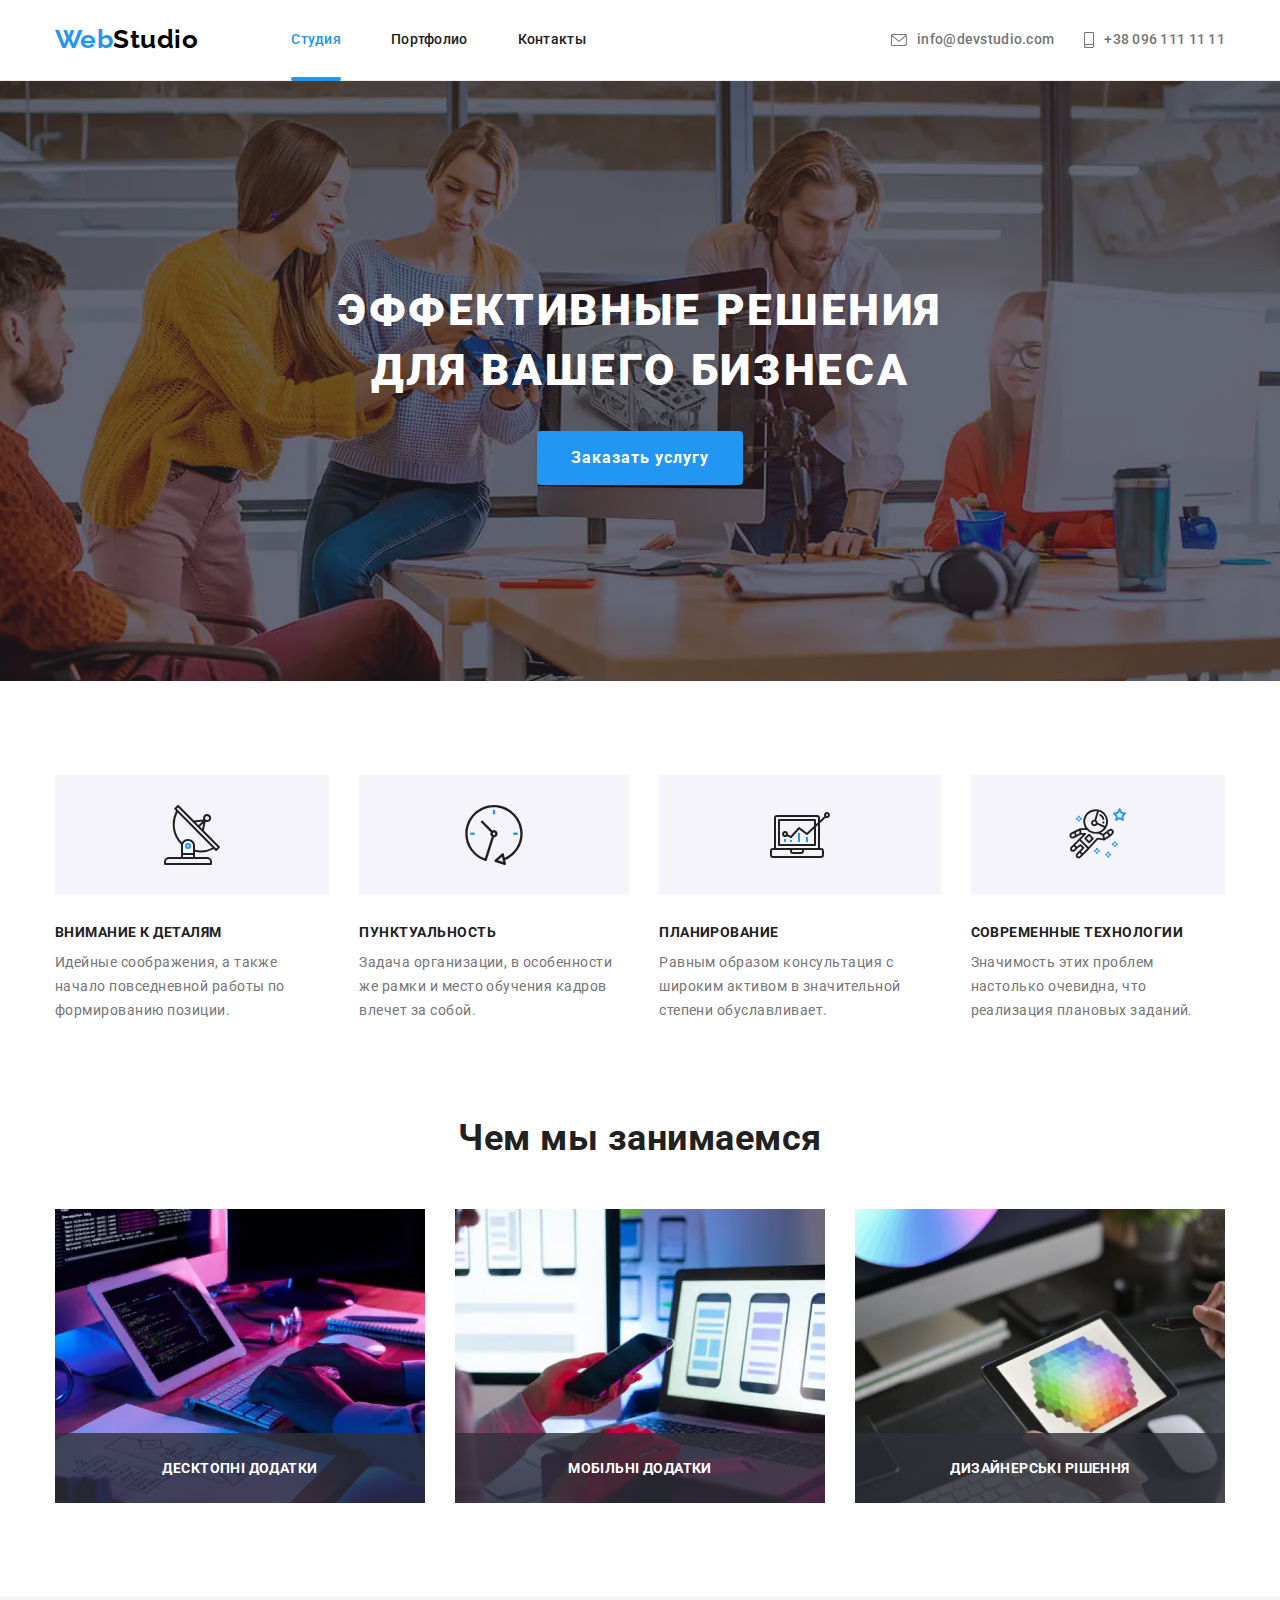
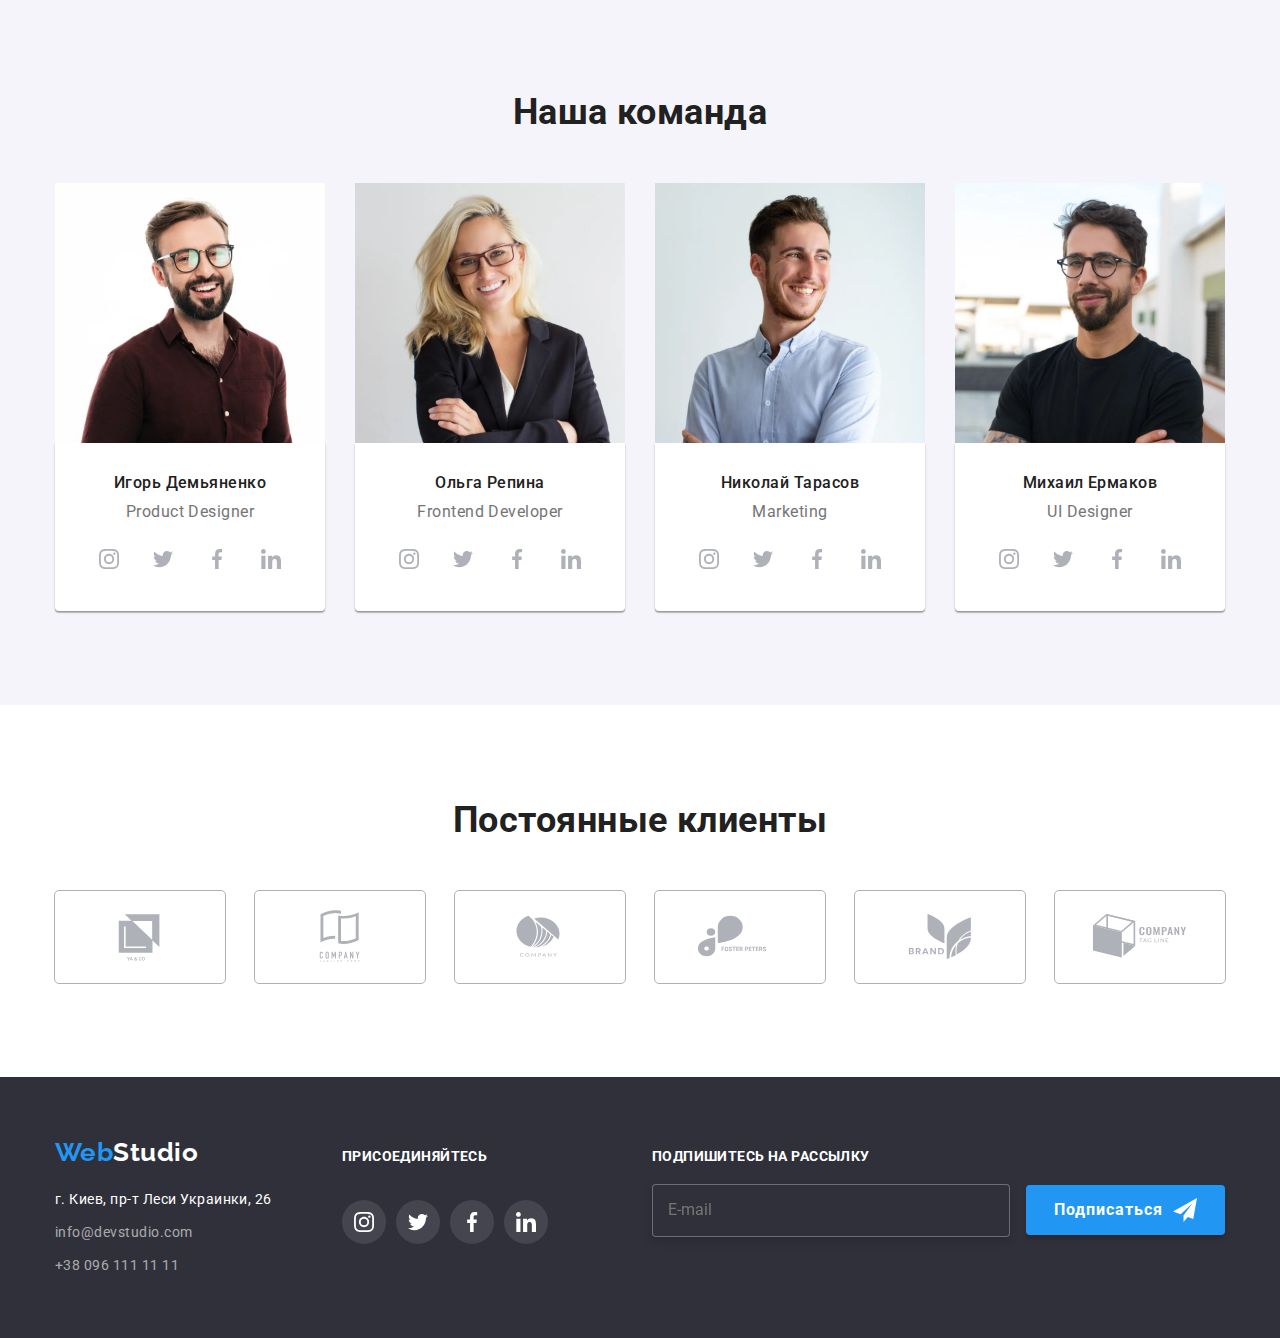
<file: index.html>
<!DOCTYPE html>
<html lang="ru">
  <head>
    <meta charset="UTF-8" />
    <meta http-equiv="X-UA-Compatible" content="IE=edge" />
    <meta name="viewport" content="width=device-width, initial-scale=1.0" />
    <title>Document</title>
    <link
      href="https://fonts.googleapis.com/css2?family=Raleway:wght@700&family=Roboto:wght@400;500;700;900&display=swap"
      rel="stylesheet"
    />
    <link
      rel="stylesheet"
      href="https://cdnjs.cloudflare.com/ajax/libs/modern-normalize/1.1.0/modern-normalize.min.css"
    />
    <link rel="stylesheet" href="./css/main.min.css"/>
   <!--<link rel="stylesheet" href="./css/styles.css" />-->
  </head>
  <body class="body">
    <!--Верхняя линия-->
    <header class="header">
      <div class="container header__container">
        <nav class="nav">
          <a class="logo header__logo link" href=""><span class="logo__accent--blue">Web</span>Studio</a>
          <ul class="nav__list">
            <li class="nav__item">
              <a class="nav__link nav__link--active link" href="./index.html">Студия</a>
            </li>
            <li class="nav__item">
              <a class="nav__link link" href="./portfolio.html">Портфолио</a>
            </li>
            <li class="nav__item">
              <a class="nav__link link" href="">Контакты</a>
            </li>
          </ul>
        </nav>
        <ul class="contacts__list header__contacts-list">
          <li class="contacts__item header__contacts-item">
            <a href="" class="contacts__link header__contacts-link link">
              <svg class="contacts__icon" width="16" height="12">
              <use href="./images/icons.svg#envelope"></use>
              </svg>
            info@devstudio.com</a>
          </li>
          <li class="contacts__item header__contacts-item">
            <a href="" class="contacts__link header__contacts-link link">
              <svg class="contacts__icon" width="10" height="16">
              <use href="./images/icons.svg#smartphone"></use>
            </svg>+38 096 111 11 11</a>
          </li>
        </ul>
      </div>
    </header>
    <main>
      <!--Шапка-->
      <div class="hero">
        <section class="hero__section section">
          <div class="hero container">
            <h1 class="hero__title">
              Эффективные решения <br />
              для вашего бизнеса
            </h1>
            <button class="btn hero__btn" type="button" data-modal-open>
              Заказать услугу
            </button>
          </div>
        </section>
      </div>
      <!--Особенности-->
      <section class="feature__section section">
        <div class="container">
          <h2 hidden class="visually-hidden">Особенности</h2>
          <ul class="feature__list">
            <li class="feature__item">
              <div class="feature__icon">
              <svg class="icon-antenna" width="106" height="60">
                <use href="./images/icons.svg#antenna"></use>
              </svg>
              </div>
              <h3 class="feature__title">Внимание к деталям</h3>
              <p class="feature__text">
                Идейные соображения, а также начало повседневной работы по
                формированию позиции.
              </p>
            </li>
            <li class="feature__item">
              <div class="feature__icon">
              <svg class="icon-clock" width="106" height="60">
                <use href="./images/icons.svg#clock"></use>
              </svg>
              </div>
              <h3 class="feature__title">Пунктуальность</h3>
              <p class="feature__text">
                Задача организации, в особенности же рамки и место обучения
                кадров влечет за собой.
              </p>
            </li>
            <li class="feature__item">
              <div class="feature__icon">
              <svg class="icon-diagram" width="106" height="60">
                <use href="./images/icons.svg#diagram"></use>
              </svg>
              </div>
              <h3 class="feature__title">Планирование</h3>
              <p class="feature__text">
                Равным образом консультация с широким активом в значительной
                степени обуславливает.
              </p>
            </li>
            <li class="feature__item">
              <div class="feature__icon">
              <svg class="icon-astronaut" width="106" height="60">
                <use href="./images/icons.svg#astronaut"></use>
              </svg>
              </div>
              <h3 class="feature__title">Современные технологии</h3>
              <p class="feature__text">
                Значимость этих проблем настолько очевидна, что реализация
                плановых заданий.
              </p>
            </li>
          </ul>
        </div>
      </section>
      <!--Чем мы занимаемся-->
      <section class="doing__section section">
        <div class="container">
          <h2 class="doing__title">Чем мы занимаемся</h2>
          <ul class="doing__list">
            <li class="doing__list">
              <div class="doing__photo">
              <img
                class="doing-image"
                src="./images/tabletandkeyboard.webp"
                alt="планшет и клавиатура"
                width="370"
                height="294"
              />
              <div class="doing__overlay">
                <p class="doing__text">
                  Десктопні додатки
                </p>
              </div>
            </div>
            </li>
            <li class="list">
              <div class="doing__photo">
              <img
                class="image"
                src="./images/notebook.webp"
                alt="ноутбук"
                width="370"
                height="294"
              />
              <div class="doing__overlay">
                <p class="doing__text">
                  Мобільні додатки
                </p>
              </div>
            </div>
            </li>
            <li class="list">
              <div class="doing__photo">
              <img
                class="image"
                src="./images/tablet.webp"
                alt="планшет"
                width="370"
                height="294"
              />
              <div class="doing__overlay">
                <p class="doing__text">
                  Дизайнерські рішення
                </p>
              </div>
            </div>
            </li>
          </ul>
        </div>
      </section>
      <!--Наша команда-->
      <section class="team__section section">
        <div class="team container">
          <h2 class="team__title">Наша команда</h2>
          <ul class="team__list">
            <li class="team__card">
              <img
                class="card-image"
                src="./images/productdesigner.webp"
                alt="фото Продакт дизайнера"
                width="270"
                height="260"
              />
              <div class="team__card-wrap">
                <h3 class="team__member">Игорь Демьяненко</h3>
                <p class="team__position" lang="en">Product Designer</p>
                <ul class="socials__list">
                  <li class="socials__item">
                    <a 
                    class="socials__link link"
                    target="_blank"
                    href=""
                    rel="noopener norefferer"
                    aria-label="instagram"
                    >
                    <svg class="socials__icon" width="20" height="20">
                      <use href="./images/icons.svg#instagram"></use>
                    </svg>
                  </a>
                  </li>
                  <li class="socials__item">
                    <a 
                    class="socials__link link"
                    href=""
                    rel="noopener norefferer"
                    aria-label="instagram"
                    >
                    <svg class="socials__icon" width="20px" height="20px">
                      <use href="./images/icons.svg#twitter"></use>
                    </svg>
                  </a>
                </li>
                <li class="socials__item">
                  <a 
                  class="socials__link link"
                  href=""
                  rel="noopener norefferer"
                  aria-label="instagram"
                  >
                  <svg class="socials__icon" width="20px" height="20px">
                    <use href="./images/icons.svg#facebook"></use>
                  </svg>
                </a>
              </li>
              <li class="socials__item">
                <a 
                class="socials__link link"
                href=""
                rel="noopener norefferer"
                aria-label="instagram"
                >
                <svg class="socials__icon" width="20px" height="20px">
                  <use href="./images/icons.svg#linkedin"></use>
                </svg>
              </a>
            </li>
                </ul>
              </div>
            </li>
            <li class="team__card">
              <img
                class="card-image"
                src="./images/frontenddeveloper.webp"
                alt="фото фронт девелопер"
                width="270"
                height="260"
              />
              <div class="team__card-wrap">
                <h3 class="team__member">Ольга Репина</h3>
                <p class="team__position" lang="en">Frontend Developer</p>
                <ul class="socials__list">
                  <li class="socials__item">
                    <a 
                    class="socials__link link"
                    target="_blank"
                    href=""
                    rel="noopener norefferer"
                    aria-label="instagram"
                    >
                    <svg class="socials__icon" width="20" height="20">
                      <use href="./images/icons.svg#instagram"></use>
                    </svg>
                  </a>
                  </li>
                  <li class="socials__item">
                    <a 
                    class="socials__link link"
                    href=""
                    rel="noopener norefferer"
                    aria-label="instagram"
                    >
                    <svg class="socials__icon" width="20px" height="20px">
                      <use href="./images/icons.svg#twitter"></use>
                    </svg>
                  </a>
                </li>
                <li class="socials__item">
                  <a 
                  class="socials__link link"
                  href=""
                  rel="noopener norefferer"
                  aria-label="instagram"
                  >
                  <svg class="socials__icon" width="20px" height="20px">
                    <use href="./images/icons.svg#facebook"></use>
                  </svg>
                </a>
              </li>
              <li class="socials__item">
                <a 
                class="socials__link link"
                href=""
                rel="noopener norefferer"
                aria-label="instagram"
                >
                <svg class="socials__icon" width="20px" height="20px">
                  <use href="./images/icons.svg#linkedin"></use>
                </svg>
              </a>
            </li>
                </ul>
              </div>
            </li>
            <li class="team__card">
              <img
                class="card-image"
                src="./images/marketing.webp"
                alt="фото маркетинг менеджера"
                width="270"
                height="260"
              />
              <div class="team__card-wrap">
                <h3 class="team__member">Николай Тарасов</h3>
                <p class="team__position" lang="en">Marketing</p>
                <ul class="socials__list">
                  <li class="socials__item">
                    <a 
                    class="socials__link link"
                    target="_blank"
                    href=""
                    rel="noopener norefferer"
                    aria-label="instagram"
                    >
                    <svg class="socials__icon" width="20" height="20">
                      <use href="./images/icons.svg#instagram"></use>
                    </svg>
                  </a>
                  </li>
                  <li class="socials__item">
                    <a 
                    class="socials__link link"
                    href=""
                    rel="noopener norefferer"
                    aria-label="instagram"
                    >
                    <svg class="socials__icon" width="20px" height="20px">
                      <use href="./images/icons.svg#twitter"></use>
                    </svg>
                  </a>
                </li>
                <li class="socials__item">
                  <a 
                  class="socials__link link"
                  href=""
                  rel="noopener norefferer"
                  aria-label="instagram"
                  >
                  <svg class="socials__icon" width="20px" height="20px">
                    <use href="./images/icons.svg#facebook"></use>
                  </svg>
                </a>
              </li>
              <li class="socials__item">
                <a 
                class="socials__link link"
                href=""
                rel="noopener norefferer"
                aria-label="instagram"
                >
                <svg class="socials__icon" width="20px" height="20px">
                  <use href="./images/icons.svg#linkedin"></use>
                </svg>
              </a>
            </li>
                </ul>
              </div>
            </li>
            <li class="team__card">
              <img
                class="card-image"
                src="./images/uidesigner.webp"
                alt="фото юи дизайнера"
                width="270"
                height="260"
              />
              <div class="team__card-wrap">
                <h3 class="team__member">Михаил Ермаков</h3>
                <p class="team__position" lang="en">UI Designer</p>
                <ul class="socials__list">
            <li class="socials__item">
              <a 
              class="socials__link link"
              target="_blank"
              href=""
              rel="noopener norefferer"
              aria-label="instagram"
              >
              <svg class="socials__icon" width="20" height="20">
                <use href="./images/icons.svg#instagram"></use>
              </svg>
            </a>
            </li>
            <li class="socials__item">
              <a 
              class="socials__link link"
              href=""
              rel="noopener norefferer"
              aria-label="instagram"
              >
              <svg class="socials__icon" width="20px" height="20px">
                <use href="./images/icons.svg#twitter"></use>
              </svg>
            </a>
          </li>
          <li class="socials__item">
            <a 
            class="socials__link link"
            href=""
            rel="noopener norefferer"
            aria-label="instagram"
            >
            <svg class="socials__icon" width="20px" height="20px">
              <use href="./images/icons.svg#facebook"></use>
            </svg>
          </a>
        </li>
        <li class="socials__item">
          <a 
          class="socials__link link"
          href=""
          rel="noopener norefferer"
          aria-label="instagram"
          >
          <svg class="socials__icon" width="20px" height="20px">
            <use href="./images/icons.svg#linkedin"></use>
          </svg>
        </a>
      </li>
          </ul>
              </div>
            </li>
          </ul>
        </div>
      </section>
      <section class="clients__section">
        <div class="clients container">
          <h2 class="clients__title">Постоянные клиенты</h2>
          <ul class="clients__list">
            <li class="clients__item">
              <a 
              class="clients__link link"
              target="_blank"
              href=""
              rel="noopener norefferer"
              aria-label="instagram">
              <svg class="clients__icon" width="106" height="60">
                <use href="./images/icons.svg#logo-client-1"></use>
              </svg>
              </a>
            </li>
            <li class="clients__item">
              <a 
              class="clients__link link"
              target="_blank"
              href=""
              rel="noopener norefferer"
              aria-label="instagram">
              <svg class="clients__icon" width="106" height="60">
                <use href="./images/icons.svg#logo-client-2"></use>
              </svg>
              </a>
            </li>
            <li class="clients__item">
              <a 
              class="clients__link link"
              target="_blank"
              href=""
              rel="noopener norefferer"
              aria-label="instagram">
              <svg class="clients__icon" width="106" height="60">
                <use href="./images/icons.svg#logo-client-3"></use>
              </svg>
              </a>
            </li>
            <li class="clients__item">
              <a 
              class="clients__link link"
              target="_blank"
              href=""
              rel="noopener norefferer"
              aria-label="instagram">
              <svg class="clients__icon" width="106" height="60">
                <use href="./images/icons.svg#logo-client-4"></use>
              </svg>
              </a>
            </li>
            <li class="clients__item">
              <a 
              class="clients__link link"
              target="_blank"
              href=""
              rel="noopener norefferer"
              aria-label="instagram">
              <svg class="clients__icon" width="106" height="60">
                <use href="./images/icons.svg#logo-client-5"></use>
              </svg>
              </a>
            </li>
            <li class="clients__item">
              <a 
              class="clients__link lin"
              target="_blank"
              href=""
              rel="noopener norefferer"
              aria-label="instagram">
              <svg class="clients__icon" width="106" height="60">
                <use href="./images/icons.svg#logo-client-6"></use>
              </svg>
              </a>
            </li>
          </ul>
        </div>
      </section>
    </main>
    <!--Подвал-->
    <footer class="footer">
      <div class="footer__container container">
      <div class="footer__left">
        <a href="" class="logo footer__logo link"
          ><span class="logo__accent--blue">Web</span
          ><span>Studio</span>
        </a>
        <ul class="contacts-list footer__contacts-list list">
          <li class="contacts-item footer__contacts-item">
            <p class="contacts__address footer__contacts-address">г. Киев, пр-т Леси Украинки, 26</p>
          </li>
          <li class="contacts-item footer__contacts-item">
            <a href="" class="contacts-link footer__contacts-link link">info@devstudio.com</a>
          </li>
          <li class="contacts-item footer__contacts-item">
            <a href="" class="contacts-link footer__contacts-link link">+38 096 111 11 11</a>
          </li>
        </ul>
        </div>
        <div class="socials__wrap">
          <h3 class="socials__text">присоединяйтесь</h3>
          <ul class="socials__list footer__socials-list">
            <li class="socials__item">
              <a 
              class="socials__link footer__socials-link link"
              target="_blank"
              href=""
              rel="noopener norefferer"
              aria-label="instagram"
              >
              <svg class="socials__icon footer__socials-icon" width="20" height="20">
                <use href="./images/icons.svg#instagram"></use>
              </svg>
            </a>
            </li>
            <li class="socials__item">
              <a 
              class="socials__link footer__socials-link link"
              href=""
              rel="noopener norefferer"
              aria-label="instagram"
              >
              <svg class="socials__icon footer__socials-icon" width="20px" height="20px">
                <use href="./images/icons.svg#twitter"></use>
              </svg>
            </a>
          </li>
          <li class="socials__item">
            <a 
            class="socials__link footer__socials-link link"
            href=""
            rel="noopener norefferer"
            aria-label="instagram"
            >
            <svg class="socials__icon footer__socials-icon" width="20px" height="20px">
              <use href="./images/icons.svg#facebook"></use>
            </svg>
          </a>
        </li>
        <li class="socials__item">
          <a 
          class="socials__link footer__socials-link link"
          href=""
          rel="noopener norefferer"
          aria-label="instagram"
          >
          <svg class="socials__icon footer__socials-icon" width="20px" height="20px">
            <use href="./images/icons.svg#linkedin"></use>
          </svg>
        </a>
      </li>
          </ul>
        </div>
        <div class="footer__subscribe">
          <p class="footer__subscribe-title">Подпишитесь на рассылку</p>
          <form class="footer__subscribe-form">
            <label class="footer__subscribe-group">
            <input 
            class="footer__subscribe-email" 
            type="text" 
            name="user-name"
            placeholder="E-mail"
           >
          </label>
        <button class="footer__subscribe-btn" type="submit">
          <span>Подписаться</span>
          <svg class="footer__btn-icon" width="24" height="24">
            <use href="./images/icons.svg#icon-send"></use>
          </svg>
        </button>
         </form>
     </div>
      </div> 
    </footer>
   <!--Modal Window-->
   <div class="backdrop is-hidden" data-modal>
    <div class="modal modal__wrap">
      <button class="btn-close" type="button" data-modal-close>
        <svg class="btn-close__icon" width="18" height="18">
          <use href="./images/icons.svg#close-icon"></use>
        </svg>
      </button>
      <strong class="form__title">Оставьте свои данные, мы вам перезвоним</strong>
      <form class="form" name="modal-form" autocomplete="off">
        <div class="form__wrap" role="group">
        <div class="form__field">
        <label class="form__group">
          <span class="form__label">Имя</span>
          <input 
          class="form__input" 
          type="text" 
          name="user-name"
          required/>
          <svg class="form__icons" width="18px" height="18px">
            <use href="./images/icons.svg#person-modal"></use>
          </svg>
        </label>
      </div>
      <div class="form__field">
        <label class="form__group">
          <span class="form__label">Телефон</span>
        <input 
        class="form__input"
        type="tel" 
        name="user-phone"
        required/>
        <svg class="form__icons" width="18px" height="18px">
          <use href="./images/icons.svg#phone-modal"></use>
        </svg>
        </label>
      </div>
      <div class="form__field">
        <label class="form__group">
          <span class="form__label">Почта</span>
        <input
        class="form__input" 
        type="email" 
        name="user-email"
        required/>
        <svg class="form__icons" width="18px" height="18px">
          <use href="./images/icons.svg#email-modal"></use>
        </svg>
        </label>
      </div>
      <div class="form__field">
        <label class="form__group">
          <span class="form__label">Комментарий</span>
        <textarea class="form__textarea" name="comments" placeholder="Введите текст" rows="5"></textarea>
        </label>
      </div>
    </div>
      <div class="form__checkbox">
        <label class="form__checkbox-group">
        <input 
        class="form__checkbox-input visualy-hidden"
        type="checkbox" 
        name="user-subscribe"
        />
        <svg class="form__checkbox-icon" width="20px" height="20px">
          <use class="form__checkbox-icon--uncheck" href="./images/icons.svg#icon-uncheck"></use>
          <use class="form__checkbox-icon--check" href="./images/icons.svg#icon-check"></use>
        </svg>
        <span class="form-__checkbox-policy">Соглашаюсь с рассылкой и принимаю 
          <a class="form__checkbox-link" href="" aria-label="">Условия договора</a>
        </span>
      </label>
      </div>
        <button class="btn form__btn" type="submit">Отправить</button>
      </form>
   </div>
  </div>
  <script src="./js/modal.js"></script>
  </body>
</html>
</file>
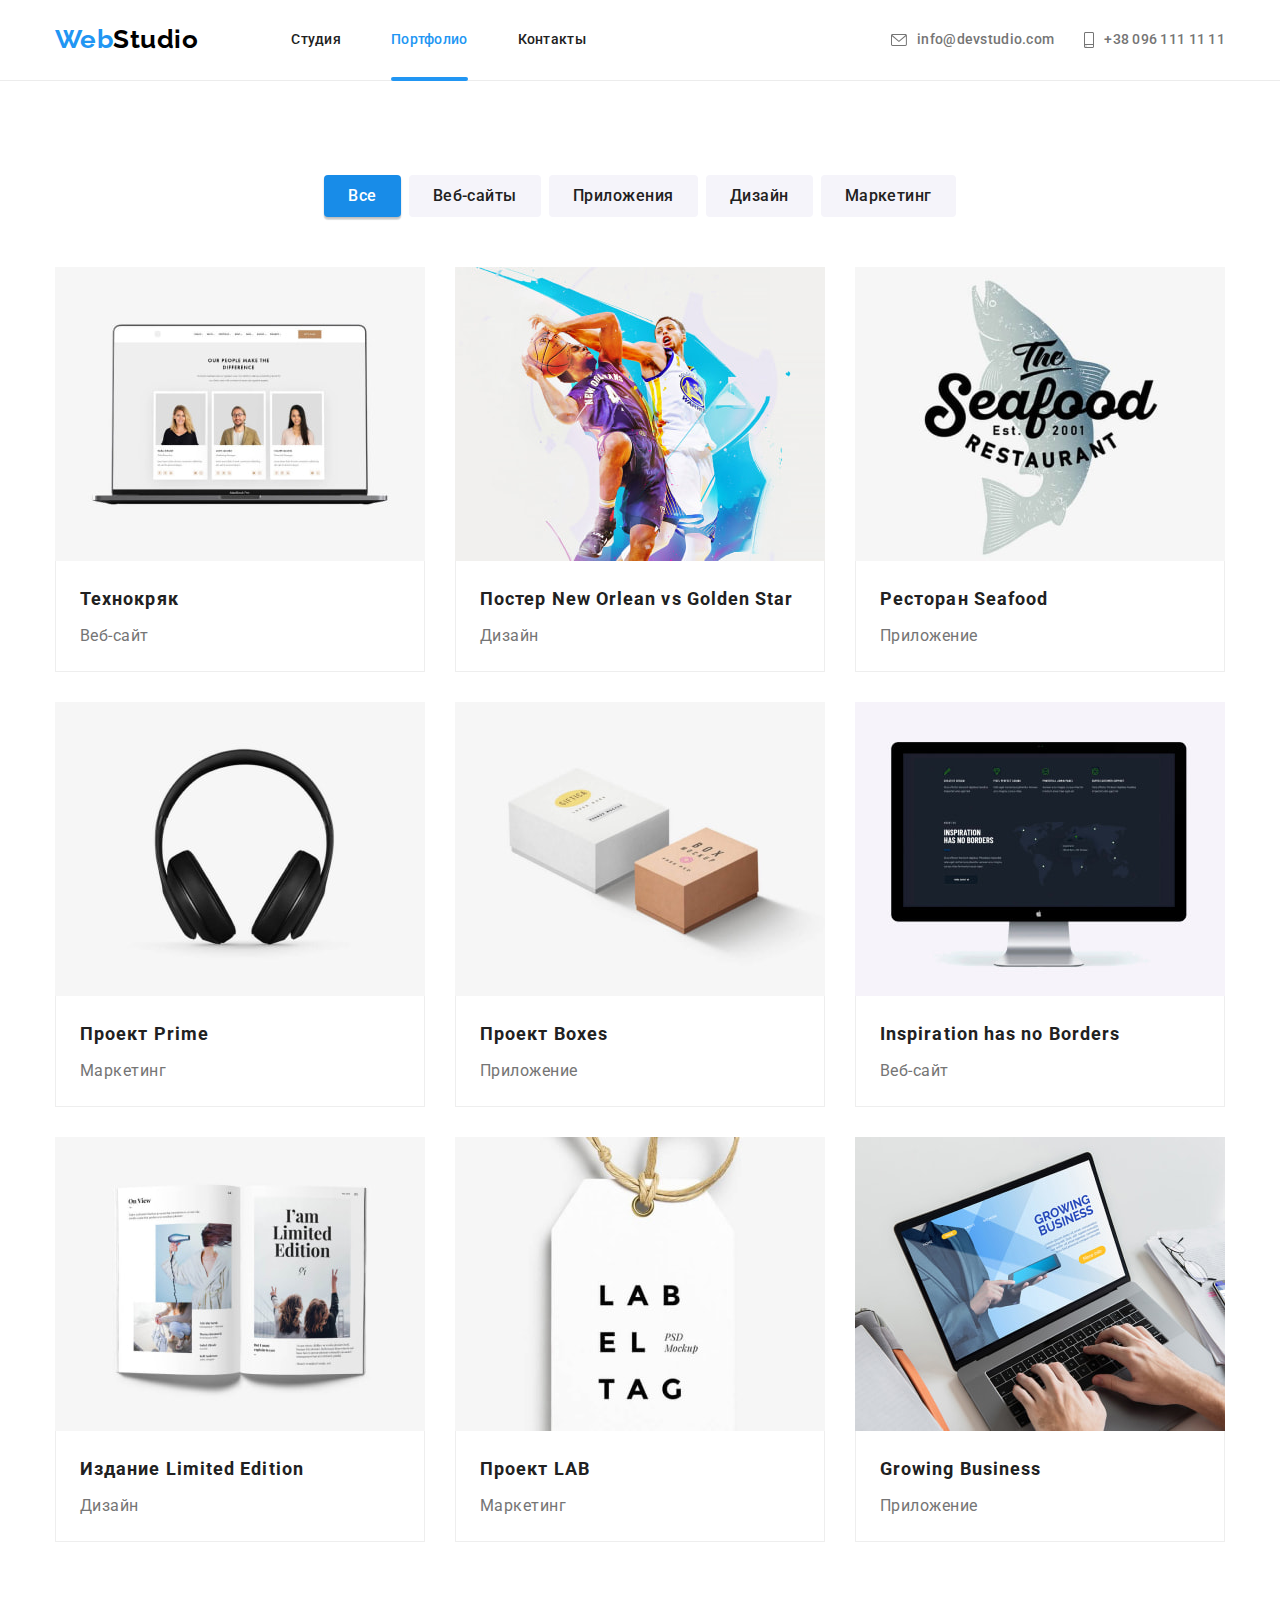
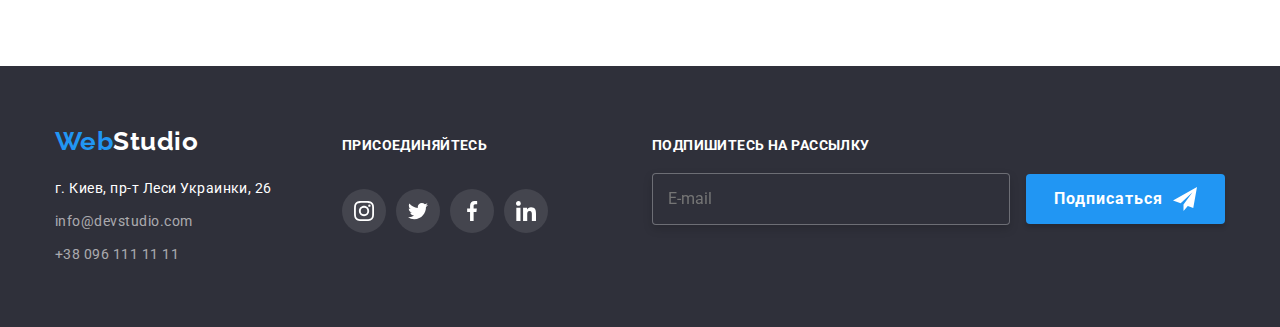
<file: portfolio.html>
<!DOCTYPE html>
<html lang="ru">
  <head>
    <meta charset="UTF-8" />
    <meta http-equiv="X-UA-Compatible" content="IE=edge" />
    <meta name="viewport" content="width=device-width, initial-scale=1.0" />
    <title>Document</title>
    <!--Fonts start-->
    <link
      href="https://fonts.googleapis.com/css2?family=Raleway:wght@700&family=Roboto:wght@400;500;700;900&display=swap"
      rel="stylesheet"
    />
    <!--Fonts end-->
    <link
      rel="stylesheet"
      href="https://cdnjs.cloudflare.com/ajax/libs/modern-normalize/1.1.0/modern-normalize.min.css"
    />
    <link rel="stylesheet" href="./css/main.min.css"/>
    <!--<link rel="stylesheet" href="./css/styles.css" />-->
  </head>
  <body class="body">
    <!--Верхняя линия-->
    <header class="header">
      <div class="container header__container">
        <nav class="nav">
          <a class="logo header__logo link" href=""><span class="logo__accent--blue">Web</span>Studio</a>
          <ul class="nav__list">
            <li class="nav__item">
              <a class="nav__link nav__link link" href="./index.html">Студия</a>
            </li>
            <li class="nav__item">
              <a class="nav__link--active link" href="./portfolio.html">Портфолио</a>
            </li>
            <li class="nav__item">
              <a class="nav__link link" href="">Контакты</a>
            </li>
          </ul>
        </nav>
        <ul class="contacts__list header__contacts-list">
          <li class="contacts__item header__contacts-item">
            <a href="" class="contacts__link header__contacts-link link">
              <svg class="contacts__icon" width="16" height="12">
              <use href="./images/icons.svg#envelope"></use>
              </svg>
            info@devstudio.com</a>
          </li>
          <li class="contacts__item header__contacts-item">
            <a href="" class="contacts__link header__contacts-link link">
              <svg class="contacts__icon" width="10" height="16">
              <use href="./images/icons.svg#smartphone"></use>
            </svg>+38 096 111 11 11</a>
          </li>
        </ul>
      </div>
    </header>
    <main>
      <!--Фильтры-->
      <section class="portfolio__section section">
        <div class="container">
          <h1 hidden>Наши работы</h1>
          <ul class="portfolio__btn-list">
            <li class="portfolio__btn-item">
              <button type="button" class="portfolio__btn portfolio__btn--active">Все</button>
            </li>
            <li class="portfolio__btn-item">
              <button class="portfolio__btn" type="button">Веб-сайты</button>
            </li>
            <li class="portfolio__btn-item">
              <button class="portfolio__btn" type="button">Приложения</button>
            </li>
            <li class="portfolio__btn-item">
              <button class="portfolio__btn" type="button">Дизайн</button>
            </li>
            <li class="portfolio__btn-item">
              <button class="portfolio__btn" type="button">Маркетинг</button>
            </li>
          </ul>
        <!--Портфолио-->
          <ul class="portfolio__projects-list">
            <li class="portfolio__projects-item">
              <a href class="portfolio__projects-link link">
                <div class="portfolio__projects-photo">
                <img
                  class="portfolio__img"
                  src="./images/portfolio/peopleteam.jpg"
                  alt="фото команды веб-сайта"
                  width="370"
                  height="294"
                />
                <div class="portfolio-overlay">
                  <p class="portfolio-overlay__text">
                    Ресурс пропонує комплексні пропозиції з різним рівнем функціоналу та сервісів. Все це дозволить відвідувачу отримати вичерпні відомості про компанію чи приватну особу.
                  </p>
                </div>
              </div>
                <div class="portfolio__description-wrap">
                  <h2 class="portfolio__card-title">Технокряк</h2>
                  <p class="portfolio__card-description">Веб-сайт</p>
                </div>
              </a>
            </li>
            <li class="portfolio__projects-item">
              <a href class="portfolio__projects-link link">
                <div class="portfolio__projects-photo">
                <img
                  class="portfolio__img"
                  src="./images/portfolio/neworleanvsgoldenstar.jpg"
                  alt="пример дизайна постера"
                  width="370"
                  height="294"
                />
                <div class="portfolio-overlay">
                  <p class="portfolio-overlay__text">
                    Ресурс пропонує комплексні пропозиції з різним рівнем функціоналу та сервісів. Все це дозволить відвідувачу отримати вичерпні відомості про компанію чи приватну особу.
                  </p>
              </div>
                </div>
                <div class="portfolio__description-wrap">
                  <h2 lang="en" class="portfolio__card-title">
                    Постер New Orlean vs Golden Star
                  </h2>
                  <p class="portfolio__card-description">Дизайн</p>
                </div>
              </a>
            </li>
            <li class="portfolio__projects-item">
              <a href class="portfolio__projects-link link">
                <div class="portfolio__projects-photo">
                <img
                  class="portfolio__img"
                  src="./images/portfolio/restaurantseafood.jpg"
                  alt="лого ресторана"
                  width="370"
                  height="294"
                />
                <div class="portfolio-overlay">
                  <p class="portfolio-overlay__text">
                    Ресурс пропонує комплексні пропозиції з різним рівнем функціоналу та сервісів. Все це дозволить відвідувачу отримати вичерпні відомості про компанію чи приватну особу.
                  </p>
                </div>
                </div>
                <div class="portfolio__description-wrap">
                  <h2 lang="en" class="portfolio__card-title">Ресторан Seafood</h2>
                  <p class="portfolio__card-description">Приложение</p>
                </div>
              </a>
            </li>
            <li class="portfolio__projects-item">
              <a href class="portfolio__projects-link link">
                <div class="portfolio__projects-photo">
                <img
                  class="portfolio__img"
                  src="./images/portfolio/projectprime.jpg"
                  alt="проект прайм"
                  width="370"
                  height="294"
                />
                <div class="portfolio-overlay">
                  <p class="portfolio-overlay__text">
                    Ресурс пропонує комплексні пропозиції з різним рівнем функціоналу та сервісів. Все це дозволить відвідувачу отримати вичерпні відомості про компанію чи приватну особу.
                  </p>
                </div>
              </div>
                <div class="portfolio__description-wrap">
                  <h2 lang="en" class="portfolio__card-title">Проект Prime</h2>
                  <p class="portfolio__card-description">Маркетинг</p>
                </div>
              </a>
            </li>
            <li class="portfolio__projects-item">
              <a href class="portfolio__projects-link link">
                <div class="portfolio__projects-photo">
                <img
                  class="portfolio__img"
                  src="./images/portfolio/projectboxes.jpg"
                  alt="фото коробок проекта"
                  width="370"
                  height="294"
                />
                <div class="portfolio-overlay">
                  <p class="portfolio-overlay__text">
                    Ресурс пропонує комплексні пропозиції з різним рівнем функціоналу та сервісів. Все це дозволить відвідувачу отримати вичерпні відомості про компанію чи приватну особу.
                  </p>
                </div>
              </div>
                <div class="portfolio__description-wrap">
                  <h2 lang="en" class="portfolio__card-title">Проект Boxes</h2>
                  <p class="portfolio__card-description">Приложение</p>
                </div>
              </a>
            </li>
            <li class="portfolio__projects-item">
              <a href class="portfolio__projects-link link">
                <div class="portfolio__projects-photo">
                <img
                  class="portfolio__img"
                  src="./images/portfolio/inspirationhasnoborders.jpg"
                  alt="фото монитора"
                  width="370"
                  height="294"
                />
                <div class="portfolio-overlay">
                  <p class="portfolio-overlay__text">
                    Ресурс пропонує комплексні пропозиції з різним рівнем функціоналу та сервісів. Все це дозволить відвідувачу отримати вичерпні відомості про компанію чи приватну особу.
                  </p>
                </div>
              </div>
                <div class="portfolio__description-wrap">
                  <h2 lang="en" class="portfolio__card-title">Inspiration has no Borders</h2>
                  <p class="portfolio__card-description">Веб-сайт</p>
                </div>
              </a>
            </li>
            <li class="portfolio__projects-item">
              <a href class="portfolio__projects-link link">
                <div class="portfolio__projects-photo">
                <img
                  class="portfolio__img"
                  src="./images/portfolio/limitededition.jpg"
                  alt="фото журнала"
                  width="370"
                  height="294"
                />
                <div class="portfolio-overlay">
                  <p class="portfolio-overlay__text">
                    Ресурс пропонує комплексні пропозиції з різним рівнем функціоналу та сервісів. Все це дозволить відвідувачу отримати вичерпні відомості про компанію чи приватну особу.
                  </p>
                </div>
              </div>
                <div class="portfolio__description-wrap">
                  <h2 lang="en" class="portfolio__card-title">Издание Limited Edition</h2>
                  <p class="portfolio__card-description">Дизайн</p>
                </div>
              </a>
            </li>
            <li class="portfolio__projects-item">
              <a href class="portfolio__projects-link link">
                <div class="portfolio__projects-photo">
                <img
                  class="portfolio__img"
                  src="./images/portfolio/labeltag.jpg"
                  alt="фото бирки"
                  width="370"
                  height="294"
                />
                <div class="portfolio-overlay">
                  <p class="portfolio-overlay__text">
                    Ресурс пропонує комплексні пропозиції з різним рівнем функціоналу та сервісів. Все це дозволить відвідувачу отримати вичерпні відомості про компанію чи приватну особу.
                  </p>
                </div>
              </div>
                <div class="portfolio__description-wrap">
                  <h2 lang="en" class="portfolio__card-title">Проект LAB</h2>
                  <p class="portfolio__card-description">Маркетинг</p>
                </div>
              </a>
            </li>
            <li class="portfolio__projects-item">
              <a href class="portfolio__projects-link link">
                <div class="portfolio__projects-photo">
                <img
                  class="portfolio__img"
                  src="./images/portfolio/laptopgrowingbusiness.jpg"
                  alt="peopleteam"
                  width="370"
                  height="294"
                />
                <div class="portfolio-overlay">
                  <p class="portfolio-overlay__text">
                    Ресурс пропонує комплексні пропозиції з різним рівнем функціоналу та сервісів. Все це дозволить відвідувачу отримати вичерпні відомості про компанію чи приватну особу.
                  </p>
                </div>
              </div>
                <div class="portfolio__description-wrap">
                  <h2 lang="en" class="portfolio__card-title">Growing Business</h2>
                  <p class="portfolio__card-description">Приложение</p>
                </div>
              </a>
            </li>
          </ul>
        </div>
      </section>
    </main>
        <!--Подвал-->
        <footer class="footer">
          <div class="footer__container container">
          <div class="footer__left">
            <a href="" class="logo footer__logo link"
              ><span class="logo__accent--blue">Web</span
              ><span>Studio</span>
            </a>
            <ul class="contacts-list footer__contacts-list list">
              <li class="contacts-item footer__contacts-item">
                <p class="contacts__address footer__contacts-address">г. Киев, пр-т Леси Украинки, 26</p>
              </li>
              <li class="contacts-item footer__contacts-item">
                <a href="" class="contacts-link footer__contacts-link link">info@devstudio.com</a>
              </li>
              <li class="contacts-item footer__contacts-item">
                <a href="" class="contacts-link footer__contacts-link link">+38 096 111 11 11</a>
              </li>
            </ul>
            </div>
            <div class="socials__wrap">
              <h3 class="socials__text">присоединяйтесь</h3>
              <ul class="socials__list footer__socials-list">
                <li class="socials__item">
                  <a 
                  class="socials__link footer__socials-link link"
                  target="_blank"
                  href=""
                  rel="noopener norefferer"
                  aria-label="instagram"
                  >
                  <svg class="socials__icon footer__socials-icon" width="20" height="20">
                    <use href="./images/icons.svg#instagram"></use>
                  </svg>
                </a>
                </li>
                <li class="socials__item">
                  <a 
                  class="socials__link footer__socials-link link"
                  href=""
                  rel="noopener norefferer"
                  aria-label="instagram"
                  >
                  <svg class="socials__icon footer__socials-icon" width="20px" height="20px">
                    <use href="./images/icons.svg#twitter"></use>
                  </svg>
                </a>
              </li>
              <li class="socials__item">
                <a 
                class="socials__link footer__socials-link link"
                href=""
                rel="noopener norefferer"
                aria-label="instagram"
                >
                <svg class="socials__icon footer__socials-icon" width="20px" height="20px">
                  <use href="./images/icons.svg#facebook"></use>
                </svg>
              </a>
            </li>
            <li class="socials__item">
              <a 
              class="socials__link footer__socials-link link"
              href=""
              rel="noopener norefferer"
              aria-label="instagram"
              >
              <svg class="socials__icon footer__socials-icon" width="20px" height="20px">
                <use href="./images/icons.svg#linkedin"></use>
              </svg>
            </a>
          </li>
              </ul>
            </div>
            <div class="footer__subscribe">
              <p class="footer__subscribe-title">Подпишитесь на рассылку</p>
              <form class="footer__subscribe-form">
                <label class="footer__subscribe-group">
                <input 
                class="footer__subscribe-email" 
                type="text" 
                name="user-name"
                placeholder="E-mail"
               >
              </label>
            <button class="footer__subscribe-btn" type="submit">
              <span>Подписаться</span>
              <svg class="footer__btn-icon" width="24" height="24">
                <use href="./images/icons.svg#icon-send"></use>
              </svg>
            </button>
             </form>
         </div>
          </div> 
        </footer>
  </body>
</html>
</file>
<file: css/styles.css>
/*голубой текст акцент, фон активный элемент  2196f3
  черный тескт Лого 000000
  навигации, фильтры цвет текста черный, заголовки картинок 212121
  контакты цвет серый, подписи картинок 757575
  белый цвет текста основной FFFFFF 100%
  белый цвет текста контакты FFFFFF 60%
  фон подвал, фон герой - 2F303A
  фон неактивные фильтры - F5F4FA
  Лого шрифт Raleway 700
  Roboto- 400, 500, 700, 900
  фон футтер, фон герой 2F303A
  фон наша команда F5F4FA
  фон белый FFFFFF
  фон белый E5E5E5
  убрать точки в списке глобально
  ul {
  list-style: none;
}заголовки секций шрифт цвет - 212121
  */

 /*  :root {
    --title-text-color: #212121;
    --accent-color: #2196f3;
    --primary-white-color: #ffffff;
    --primary-text-color: #757575;
    --logo-text-color: #000000;
    --secondary-bg-color: #2f303a;
    --button-accent-color: #188ce8;
    --third-bg-color: #f5f4fa;
    --botom-header-br-color: #ececec;
    --primary-icon-color: #afb1b8;
  }*/
  
   /* body {
    background-color: var(--primary-white-color);
    color: var(--primary-text-color);
    font-family: Roboto, monospace;
    letter-spacing: 0.03em;
  }*/
  /*
  .no-scroll {
    overflow: hidden;
  }*/
  /* Container
  .container {
    width: 1200px;
    padding-right: 15px;
    padding-left: 15px;
    margin-left: auto;
    margin-right: auto;
  }*/
  /* Section padding*/
  /*.section {
    padding-top: 94px;
    margin: 0px;
  }*/
  /* List without dots design*/
   /* ul {
    list-style: none;
    margin: 0;
    padding: 0;
    padding-inline-start: 0px;
  }
  a {
    text-decoration: none;
  }
  img {
    display: block;
  }
  h1,
  h2,
  h3 {
    margin: 0px;
  }
  p {
    margin: 0px;
  }*/
  /*.visualy-hidden {
    position: absolute;
    white-space: nowrap;
    width: 1px;
    height: 1px;
    overflow: hidden;
    border: 0;
    padding: 0;
    clip: rect(0 0 0 0);
    clip-path: inset(50%);
    margin: -1px;
  }*/
  /*Header*/
  /*.header {
    background-color: #ffffff;
    border-bottom: 1px solid var(--botom-header-br-color);
  }*/
  /*WebStudio Logo*/
  /*.logo {
    font-family: Raleway, sans-serif;
    color: var(--logo-text-color);
    font-weight: 700;
    font-size: 26px;
    line-height: 1.19;
  }
  .header__logo {
    display: block;
    padding-top: 24px;
    padding-bottom: 25px;
    margin-right: 93px;
  }
  .logo__accent--blue {
    font-family: Raleway, sans-serif;
    color: var(--accent-color);
    font-weight: 700;
    font-size: 26px;
    line-height: 1.19;
  }
  .footer__logo {
    display: block;
    padding-top: 0px;
    padding-bottom: 20px;
    margin: 0px;
    color: var(--primary-white-color);
  }*/
  /*nav*/
  /*.header__container {
    width: 1200px;
    padding-right: 15px;
    padding-left: 15px;
    display: flex;
    align-items: center;
    margin-left: auto;
    margin-right: auto;
  }*/
  /*.nav {
    display: flex;
  }
  .nav__list {
    display: flex;
  }
  .nav__item:not(:last-child) {
    margin-right: 50px;
  }
  .nav__link {
    display: block;
    padding-top: 32px;
    padding-bottom: 32px;
  
    color: var(--title-text-color);
    font-weight: 500;
    font-size: 14px;
    line-height: 1.14;
    letter-spacing: 0.02em;
  
    transition: color 250ms cubic-bezier(0.4, 0, 0.2, 1);
  }
  .nav__link:hover,
  .nav__link:focus {
    color: var(--accent-color);
  }
  .nav__link--active {
    position: relative;
    display: block;
    padding-top: 32px;
    padding-bottom: 32px;
  
    color: var(--accent-color);
    font-weight: 500;
    font-size: 14px;
    line-height: 1.14;
    letter-spacing: 0.02em;
  }
  .nav__link--active::after {
    content: "";
    position: absolute;
    bottom: -1px;
    left: 0;
  
    display: block;
    width: 100%;
    height: 4px;
  
    border-radius: 2px;
    background-color: #2196f3;
  }*/
  
  /*Contacts
  .header__contacts-list {
    display: flex;
    margin-left: auto;
    gap: 30px;
  }
  .footer__contacts-list {
    display: flex;
    flex-direction: column;
    gap: 9px;
  }
  .header__contacts-list .item + .item {
    margin-left: 50px;
    align-items: center;
  }
  .header__contacts-link {
    display: flex;
    color: var(--primary-text-color);
    font-weight: 500;
    font-size: 14px;
    line-height: 1.14;
    letter-spacing: 0.02em;
    align-items: center;
  
    transition: color 250ms cubic-bezier(0.4, 0, 0.2, 1)
  }
  .header__contacts-link:hover,
  .header__contacts-link:focus {
    color: var(--accent-color);
    border-color: var(--accent-color);
  }
  .footer__contacts-link {
    display: block;
    font-size: 14px;
    line-height: 1.71;
    color: rgba(255, 255, 255, 0.6);
  
    transition: color 250ms cubic-bezier(0.4, 0, 0.2, 1);
  }
  .footer__contacts-link:hover,
  .footer__contacts-link:focus {
    color: var(--accent-color);
  }
  .contacts__icon {
    display: flex;
    margin-right: 10px;
    fill: currentColor;
  }
  .footer__contacts-address {
    color: var(--primary-white-color);
    font-weight: 400;
    font-size: 14px;
    line-height: 1.71;
  }*/
  /*h2 section font color*/
  /*.section-title {
    margin-top: 0px;
    margin-bottom: 50px;
    color: var(--title-text-color);
    font-weight: 700;
    font-size: 36px;
    line-height: 1.17;
    text-align: center;
  }*/
    /*Hero
  .hero {
    text-align: center;
  }
  .hero__section {
    align-content: center;
    padding-top: 200px;
    padding-bottom: 200px;
    background-color: var(--secondary-bg-color);
    background-image: linear-gradient(
        to right,
        rgba(47, 48, 58, 0.4),
        rgba(47, 48, 58, 0.4)
      ),
      url(../images/css/office\ meeting.webp);
    background-repeat: no-repeat;
    background-size: cover;
    height: 600px;
    max-width: 1600px;
    background-position: center;
    margin-right: auto;
    margin-left: auto;
  }
  .hero__title {
    margin-top: 0px;
    margin-bottom: 30px;
    color: var(--primary-white-color);
    font-weight: 900;
    font-size: 44px;
    line-height: 1.36;
    letter-spacing: 0.06em;
    text-transform: uppercase;
  }*/
  /*.hero__btn {
    display: inline-block;
    padding: 10px 32px;
    box-shadow: 0px 4px 4px rgba(0, 0, 0, 0.15);
    font-family: inherit;
    color: var(--primary-white-color);
    background-color: var(--accent-color);
    border-color: transparent;
    font-weight: 700;
    font-size: 16px;
    line-height: 1.88;
    letter-spacing: 0.06em;
    border-radius: 4px;
    cursor: pointer;
  
    transition: background-color 250ms cubic-bezier(0.4, 0, 0.2, 1);
  }
  .hero__btn:focus,
  .hero__btn:hover {
    background-color: var(--button-accent-color);
  }*/
  /*Особенности
  .feature__section {
    padding-top: 94px;
    padding-bottom: 94px;
  }
  .feature__list {
    display: flex;
    margin-left: 0;
    margin-right: 0;
    align-items: center;
    padding-right: 0px;
    padding-left: 0px;
    gap: 30px;
  }
  .feature__item {
    margin-bottom: 0px;
  }
  .feature__icon {
    display: flex;
    height: 120px;
    align-items: center;
    justify-content: center;
    background-color: #f5f4fa;
  }
  .feature__title {
    margin-top: 30px;
    margin-bottom: 10px;
    color: var(--title-text-color);
    font-weight: 700;
    font-size: 14px;
    line-height: 1.14;
    text-transform: uppercase;
  }
  .feature__text {
    margin-top: 0px;
    margin-bottom: 0px;
    font-size: 14px;
    line-height: 1.71;
  }*/
  /*Чем мы занимаемся
  .doing__section {
    padding-bottom: 94px;
  }
  .doing__title {
    margin-top: 0px;
    margin-bottom: 50px;
    color: var(--title-text-color);
    font-weight: 700;
    font-size: 36px;
    line-height: 1.17;
    text-align: center;
  }
  .doing__list {
    display: flex;
    gap: 30px;
  }
  .doing__photo {
    position: relative;
  }
  .doing__overlay {
    position: absolute;
    bottom: 0;
    left: 0;
  
    display: flex;
    align-items: center;
    justify-content: center;
  
    width: 100%;
    height: 70px;
  
    background-color: rgba(47, 48, 58, 0.8);
  }
  .doing__text {
    font-family: "Roboto";
    font-style: normal;
    font-weight: 700;
    font-size: 14px;
    line-height: 16px;
    text-align: center;
    letter-spacing: 0.03em;
    text-transform: uppercase;
    color: #ffffff;
  }*/
  /*Наша команда
  .team__section {
    padding-top: 94px;
    padding-bottom: 94px;
    background: var(--third-bg-color);
  }
  .team__title {
    margin-top: 0px;
    margin-bottom: 50px;
    color: var(--title-text-color);
    font-weight: 700;
    font-size: 36px;
    line-height: 1.17;
    text-align: center;
  }
  .team__list {
    display: flex;
    gap: 30px;
  }
  .team__card {
    gap: 30px;
  }
  .team__card-wrap {
    padding-top: 30px;
    padding-bottom: 30px;
    background-color: #ffffff;
    box-shadow: 0px 1px 3px rgba(0, 0, 0, 0.12), 0px 1px 1px rgba(0, 0, 0, 0.14),
      0px 2px 1px rgba(0, 0, 0, 0.2);
    border-radius: 0px 0px 4px 4px;
  }
  .team__member {
    padding-bottom: 10px;
    color: var(--title-text-color);
    font-weight: 500;
    font-size: 16px;
    line-height: 1.19;
    text-align: center;
  }
  .team__position {
    font-size: 16px;
    line-height: 1.19;
    text-align: center;
  }*/
   /*Наша команда Socials link
  .socials__list {
    display: flex;
    gap: 10px;
    align-items: center;
    justify-content: center;
    margin-top: 16px;
  }
  .socials__link {
    display: flex;
    align-items: center;
    justify-content: center;
    background-color: var(--primary-white-color);
    color: var(--primary-icon-color);
    width: 44px;
    height: 44px;
    border-radius: 50%;
  
    transition: color 250ms cubic-bezier(0.4, 0, 0.2, 1),
      background-color 250ms cubic-bezier(0.4, 0, 0.2, 1);
  }
  .socials__icon {
    fill: currentColor;
  }
  .socials__link:hover,
  .socials__link:focus {
    color: var(--primary-white-color);
    background-color: var(--button-accent-color);
  }*/
  /*Клієнти
  .clients__section {
    padding-bottom: 94px;
    padding-top: 94px;
  }
  .clients__title {
    margin-top: 0px;
    margin-bottom: 50px;
    color: var(--title-text-color);
    font-weight: 700;
    font-size: 36px;
    line-height: 1.17;
    text-align: center;
  }
  .clients__list {
    display: flex;
    gap: 30px;
    align-items: center;
    justify-content: center;
  }
  .clients__link {
    display: flex;
    align-items: center;
    justify-content: center;
    outline: 1px solid #afb1b8;
    background-color: var(--primary-white-color);
    color: var(--primary-icon-color);
    width: 170px;
    height: 92px;
    border-radius: 4px;
  
    transition: color 250ms cubic-bezier(0.4, 0, 0.2, 1),
      outline-color 250ms cubic-bezier(0.4, 0, 0.2, 1);
  }
  .clients__icon {
    fill: currentColor;
  }
  .clients__link:hover,
  .clients__link:focus {
    color: var(--button-accent-color);
    outline-color: var(--button-accent-color);
  }*/
  /*Подвал
  .footer {
    padding-top: 60px;
    padding-bottom: 60px;
    background-color: var(--secondary-bg-color);
  }
  .footer__container {
    display: flex;
    align-items: baseline;
  }
  .footer__left {
    display: flex;
    flex-direction: column;
  }
  /*Footer Socials
  .socials__wrap {
    display: flex;
    flex-direction: column;
    margin-left: 70px;
  }
  .socials__text {
    padding-bottom: 20px;
    font-family: "Roboto";
    font-style: normal;
    font-weight: 700;
    font-size: 14px;
    line-height: 16px;
    letter-spacing: 0.03em;
    text-transform: uppercase;
    color: #ffffff;
  }*/
  /*Socials link
  .footer__socials-list {
    display: flex;
    gap: 10px;
    align-items: center;
    justify-content: center;
  }
  .footer__socials-link {
    display: flex;
    align-items: center;
    justify-content: center;
    
    background-color: rgba(255, 255, 255, 0.1);
    color: var(--primary-text-color);
    width: 44px;
    height: 44px;
    border-radius: 50%;
  
    transition: color 250ms cubic-bezier(0.4, 0, 0.2, 1),
      background-color 250ms cubic-bezier(0.4, 0, 0.2, 1);
  }
  .footer__socials-icon {
    fill: #ffffff;
  }
  .footer__socials-link:hover,
  .footer__socials-link:focus {
    color: var(--primary-white-color);
    background-color: var(--accent-color);
  }*/
  /*Footer subscribe form
  .footer__subscribe {
    margin-left: auto;
  }
  .footer__subscribe-title {
    margin-bottom: 20px;
  
    font-weight: 700;
    font-size: 14px;
    line-height: 16px;
    letter-spacing: 0.03em;
    text-transform: uppercase;
  
    color: #FFFFFF;
  }
  .footer__subscribe-email {
    min-height: 50px;
    width: 358px;
    padding: 16px 15px;
    margin-right: 12px;
    min-height: 50px;
    border: 1px solid rgba(255, 255, 255, 0.3);
    filter: drop-shadow(0px 4px 4px rgba(0, 0, 0, 0.15));
    border-radius: 4px;
    background-color: var(--secondary-bg-color);
    outline: none;
    color: var(--primary-white-color);
  }*/
  /*.footer__subscribe-btn {
    display: inline-flex;
    align-items: center;
    justify-content: center;
    padding: 10px 28px;
    color: var(--primary-white-color);
    background: var(--accent-color);
    box-shadow: 0px 4px 4px rgba(0, 0, 0, 0.15);
    border-radius: 4px;
    border: none;
    
    font-weight: 700;
    font-size: 16px;
    line-height: 1.88;
    letter-spacing: 0.06em;
  
    cursor: pointer;
  
    transition: background-color 250ms cubic-bezier(0.4, 0, 0.2, 1);
  }
  .footer__subscribe-btn:hover,
  .footer__subscribe-btn:focus {
    background-color: var(--button-accent-color);
  }
  .footer__btn-icon {
    margin-left: 10px;
    fill: var(--primary-white-color);
  }*/
  /*Фильтры Портфолио Наши работы*/
  /*.portfolio__btn-list {
    display: flex;
    justify-content: center;
    margin-bottom: 50px;
  }
  .portfolio__btn {
    border-color: transparent;
    padding: 6px 22px;
    font-weight: 700;
    color: var(--title-text-color);
    background-color: var(--third-bg-color);
    font-family: inherit;
    font-weight: 500;
    font-size: 16px;
    line-height: 1.62;
    letter-spacing: 0.03em;
    border-radius: 4px;
    cursor: pointer;
    border-color: transparent;
  
    transition: box-shadow 250ms cubic-bezier(0.4, 0, 0.2, 1),
      background-color 250ms cubic-bezier(0.4, 0, 0.2, 1),
      color 250ms cubic-bezier(0.4, 0, 0.2, 1);
  }
  .portfolio__btn:hover,
  .portfolio__btn:focus {
    box-shadow: 0px 3px 1px rgba(0, 0, 0, 0.1), 0px 1px 2px rgba(0, 0, 0, 0.08),
      0px 2px 2px rgba(0, 0, 0, 0.12);
    background-color: var(--button-accent-color);
    color: var(--primary-white-color);
  }
  .portfolio__btn {
    display: flex;
    margin-right: 8px;
  }
  .portfolio__btn--active {
    box-shadow: 0px 3px 1px rgba(0, 0, 0, 0.1), 0px 1px 2px rgba(0, 0, 0, 0.08),
      0px 2px 2px rgba(0, 0, 0, 0.12);
    background-color: var(--button-accent-color);
    color: var(--primary-white-color);
    border-color: transparent;
  }*/
  /*Portfolio%
  .container__portfolio {
    display: flex;
    flex-wrap: wrap;
    width: 1200px;
    padding-right: 15px;
    padding-left: 15px;
    display: flex;
    flex-wrap: wrap;
  }
  .portfolio__projects-list {
    display: flex;
    flex-wrap: wrap;
    gap: 30px;
  }
  .portfolio__projects-item {
    margin-bottom: 30px;
  }
  .portfolio__projects-photo {
    position: relative;
    overflow: hidden;
  }
  .portfolio-overlay {
    position: absolute;
    top: 0;
    left: 0;
  
    transform: translateY(100%);
  
    display: flex;
    align-items: center;
    justify-content: center;
    padding-left: 24px;
    padding-right: 24px;
  
    width: 100%;
    height: 101%;
    background-color: rgba(33, 150, 243, 0.9);
  
    transition: 250ms cubic-bezier(0.4, 0, 0.2, 1);
  }
  .portfolio-overlay__text {
    font-family: "Roboto";
    font-style: normal;
    font-weight: 400;
    font-size: 18px;
    line-height: 1.56;
  
    letter-spacing: 0.03em;
    user-select: none;
  
    color: var(--primary-white-color);
  }
  .portfolio__projects-link {
    display: block;
    transition: box-shadow 250ms cubic-bezier(0.4, 0, 0.2, 1);
  }
  /*.portfolio-item:hover .overlay
  .portfolio__projects-link:hover,
  .portfolio__projects-link:focus {
    box-shadow: 0px 1px 1px rgba(0, 0, 0, 0.12), 0px 4px 4px rgba(0, 0, 0, 0.06),
      1px 4px 6px rgba(0, 0, 0, 0.16);
  }
  .portfolio__projects-link:hover .portfolio-overlay,
  .portfolio__projects-link:focus .portfolio-overlay {
    transform: translateY(0%);
  }
  .portfolio__description-wrap {
    background: var(--primary-white-color);
    border-bottom: 1px solid #eeeeee;
    border-left: 1px solid #eeeeee;
    border-right: 1px solid #eeeeee;
    padding-top: 20px;
    padding-bottom: 20px;
    padding-left: 24px;
    padding-right: 24px;
  }
  .portfolio__card-title {
    margin-bottom: 4px;
    margin-top: 0px;
    color: var(--title-text-color);
    font-weight: 700;
    font-size: 18px;
    line-height: 2;
    letter-spacing: 0.06em;
  }
  .portfolio__card-description {
    margin-bottom: 0px;
    color: var(--primary-text-color);
    font-weight: 400;
    font-size: 16px;
    line-height
  }*/
  /*Modal window
  .backdrop {
    position: fixed;
    top: 0;
    left: 0;
    z-index: 1000;
 
    width: 100%;
    height: 100%;
  
    background-color: rgba(0, 0, 0, 0.2);
  
    opacity: 1;
    visibility: visible;
    pointer-events: initial;
  
    transition: opacity 600ms ease-out, visibility 600ms ease-out;
  }
  .backdrop.is-hidden {
    opacity: 0;
    visibility: hidden;
    pointer-events: none;
  }
  .modal__wrap {
    position: absolute;
    top: 50%;
    left: 50%;
    transform: translate(-50%, -50%) scale(1) rotate(0);
  
    width: 528px;
    padding: 40px;
  
    background: #ffffff;
    box-shadow: 0px 1px 3px rgba(0, 0, 0, 0.12), 0px 1px 1px rgba(0, 0, 0, 0.14),
      0px 2px 1px rgba(0, 0, 0, 0.2);
    border-radius: 4px;
    opacity: 1;
    transition: transform 400ms ease-in-out 200ms, opacity 400ms ease-in-out 200ms;
  }
  .backdrop .is-hidden .modal {
    opacity: 0;
    transform: translate(-50%, -50%) scale(0.3) rotate(1turn);
  }
  .btn-close {
    position: absolute;
    top: 8px;
    right: 8px;
  
    display: flex;
    align-items: center;
    justify-content: center;
    width: 30px;
    height: 30px;
    padding: 0;
  
    background: #ffffff;
    border-radius: 50%;
    border: 1px solid rgba(0, 0, 0, 0.1);
    cursor: pointer;
  
    transition: fill 250ms cubic-bezier(0.4, 0, 0.2, 1);
  }
  .btn-close:focus,
  .btn-close:hover {
    fill: #2196f3;
  }
  /*Modal form
  .form {
    justify-items: center;
    text-align: center;
  }
  .form__wrap {
    margin-bottom: 25px;
  }
  .form__field {
    display: flex;
    flex-direction: column;
    justify-content: center;
    align-content: center;
    margin-bottom: 10px;
  }
  .form__field:last-child {
    margin-bottom: 0;
  }
  .form__group {
    position: relative;
    display: block;
    flex-direction: column;
    justify-content: center;
    align-content: center;
  }
  .form__title {
    display: block;
    margin-bottom: 12px;
    font-family: "Roboto";
    font-style: normal;
    font-weight: 700;
    font-size: 20px;
    line-height: 23px;
    text-align: center;
    letter-spacing: 0.03em;
    color: var(--title-text-color);
  }
  .form__label {
    display: block;
    margin-bottom: 4px;
    font-size: 12px;
    text-align: left;
  }
  .form__input,
  .form__textarea {
    width: 100%;
    margin: 0;
    padding: 11px 42px;
    height: 40px;
    border: 1px solid rgba(33, 33, 33, 0.2);
    border-radius: 4px;
    outline: transparent;
  
    transition: border-color 250ms cubic-bezier(0.4, 0, 0.2, 1);
  }
  .form__input:focus,
  .form__input:hover {
    border-color: var(--accent-color);
  }
  .form__textarea {
    height: 120px;
    padding: 12px;
    resize: none;
    outline: transparent;
  
    transition: border-color 250ms cubic-bezier(0.4, 0, 0.2, 1);
  }
  .form__textarea::placeholder {
    font-size: 12px;
    color: var(--primary-icon-color);
  }
  .form__textarea:focus,
  .form__textarea:hover {
    border-color: var(--accent-color);
  }
  .form__icons {
    position: absolute;
    bottom: 11px;
    left: 15px;
  
    transition: fill 250ms cubic-bezier(0.4, 0, 0.2, 1);
  }
  .form__input:focus + .form__icons, 
  .form__input:hover + .form__icons {
    fill: var(--accent-color);
  }
  .form__checkbox-group {
    display: flex;
    align-items: center;
    justify-content: center;
    }
  .form-__checkbox-policy {
    font-size: 14px;
    line-height: 1.71;
    user-select: none;
    margin-left: 8px;
  }
  .form__checkbox-link {
    margin-top: 10px;
    font-family: "Roboto";
    font-style: normal;
    font-weight: 400;
    font-size: 14px;
    line-height: 1.71;
    color: var(--accent-color);
    text-decoration: underline;
    text-underline-position: under;
    letter-spacing: 0.03em;
  }
  .form__checkbox-input:checked + .form__checkbox-icon .form__checkbox-icon--uncheck {
  opacity: 0;
  transition: opacity 250ms cubic-bezier(0.4, 0, 0.2, 1);
  }
  .form__checkbox-icon--check {
    opacity: 0;
    transition: opacity 250ms cubic-bezier(0.4, 0, 0.2, 1);
  }
  .form__checkbox-input:checked + .form__checkbox-icon .form__checkbox-icon--check {
    opacity: 1;
    }*/
  /*.form__btn {
    display: inline-flex;
    align-items: center;
    margin-top: 30px;
    
    padding: 10px 56px;
    text-align: center;
    letter-spacing: 0.06em;
    font-weight: 700;
    line-height: 1.88;
    background: #2196f3;
    box-shadow: 0px 4px 4px rgba(0, 0, 0, 0.15);
    border-radius: 4px;
    border: transparent;
    color: var(--primary-white-color);
  
    cursor: pointer;
  
    transition: background-color 250ms cubic-bezier(0.4, 0, 0.2, 1);
  }
  .btn:focus,
  .btn:hover {
    background-color: var(--button-accent-color);
  }*/
</file>
<file: css/main.min.css>
:root{--title-text-color: #212121;--accent-color: #2196f3;--primary-white-color: #ffffff;--primary-text-color: #757575;--logo-text-color: #000000;--secondary-bg-color: #2f303a;--button-accent-color: #188ce8;--third-bg-color: #f5f4fa;--botom-header-br-color: #ececec;--primary-icon-color: #afb1b8}.visualy-hidden{position:absolute;white-space:nowrap;width:1px;height:1px;overflow:hidden;border:0;padding:0;clip:rect(0 0 0 0);-webkit-clip-path:inset(50%);clip-path:inset(50%);margin:-1px}.clients__section,.team__section{padding-top:94px;padding-bottom:94px}/*! modern-normalize v1.1.0 | MIT License | https://github.com/sindresorhus/modern-normalize */*,::before,::after{-webkit-box-sizing:border-box;box-sizing:border-box}html{line-height:1.15;-webkit-text-size-adjust:100%;-moz-tab-size:4;-o-tab-size:4;tab-size:4}body{margin:0;font-family:system-ui,-apple-system,"Segoe UI",Roboto,Helvetica,Arial,sans-serif,"Apple Color Emoji","Segoe UI Emoji"}hr{height:0;color:inherit}abbr[title]{-webkit-text-decoration:underline dotted;text-decoration:underline dotted}b,strong{font-weight:bolder}code,kbd,samp,pre{font-family:ui-monospace,SFMono-Regular,Consolas,"Liberation Mono",Menlo,monospace;font-size:1em}small{font-size:80%}sub,sup{font-size:75%;line-height:0;position:relative;vertical-align:baseline}sub{bottom:-0.25em}sup{top:-0.5em}table{text-indent:0;border-color:inherit}button,input,optgroup,select,textarea{font-family:inherit;font-size:100%;line-height:1.15;margin:0}button,select{text-transform:none}button,[type=button],[type=reset],[type=submit]{-webkit-appearance:button}::-moz-focus-inner{border-style:none;padding:0}:-moz-focusring{outline:1px dotted ButtonText}:-moz-ui-invalid{box-shadow:none}legend{padding:0}progress{vertical-align:baseline}::-webkit-inner-spin-button,::-webkit-outer-spin-button{height:auto}[type=search]{-webkit-appearance:textfield;outline-offset:-2px}::-webkit-search-decoration{-webkit-appearance:none}::-webkit-file-upload-button{-webkit-appearance:button;font:inherit}summary{display:list-item}ul{list-style:none;margin:0;padding:0;-webkit-padding-start:0px;padding-inline-start:0px}a{text-decoration:none}img{display:block}h1,h2,h3{margin:0px}p{margin:0px}body{background-color:var(--primary-white-color);color:var(--primary-text-color);font-family:Roboto,monospace;letter-spacing:.03em}.section{padding-top:94px;margin:0px}.container{width:1200px;padding-right:15px;padding-left:15px;margin-left:auto;margin-right:auto}.header__container{width:1200px;padding-right:15px;padding-left:15px;display:-webkit-box;display:-ms-flexbox;display:flex;-webkit-box-align:center;-ms-flex-align:center;align-items:center;margin-left:auto;margin-right:auto}.header{background-color:#fff;border-bottom:1px solid var(--botom-header-br-color)}.nav{display:-webkit-box;display:-ms-flexbox;display:flex}.nav__list{display:-webkit-box;display:-ms-flexbox;display:flex}.nav__item:not(:last-child){margin-right:50px}.nav__link{display:block;padding-top:32px;padding-bottom:32px;color:var(--title-text-color);font-weight:500;font-size:14px;line-height:1.14;letter-spacing:.02em;-webkit-transition:color 250ms cubic-bezier(0.4, 0, 0.2, 1);transition:color 250ms cubic-bezier(0.4, 0, 0.2, 1)}.nav__link:hover,.nav__link:focus{color:var(--accent-color)}.nav__link--active{position:relative;display:block;padding-top:32px;padding-bottom:32px;color:var(--accent-color);font-weight:500;font-size:14px;line-height:1.14;letter-spacing:.02em}.nav__link--active::after{content:"";position:absolute;bottom:-1px;left:0;display:block;width:100%;height:4px;border-radius:2px;background-color:#2196f3}.hero{text-align:center}.hero__section{-ms-flex-line-pack:center;align-content:center;padding-top:200px;padding-bottom:200px;background-color:var(--secondary-bg-color);background-image:-webkit-gradient(linear, left top, right top, from(rgba(47, 48, 58, 0.4)), to(rgba(47, 48, 58, 0.4))),url(../images/css/office\ meeting.webp);background-image:linear-gradient(to right, rgba(47, 48, 58, 0.4), rgba(47, 48, 58, 0.4)),url(../images/css/office\ meeting.webp);background-repeat:no-repeat;background-size:cover;height:600px;max-width:1600px;background-position:center;margin-right:auto;margin-left:auto}.hero__title{margin-top:0px;margin-bottom:30px;color:var(--primary-white-color);font-weight:900;font-size:44px;line-height:1.36;letter-spacing:.06em;text-transform:uppercase}.feature__section{padding-top:94px}.feature__list{display:-webkit-box;display:-ms-flexbox;display:flex;margin-left:0;margin-right:0;-webkit-box-align:center;-ms-flex-align:center;align-items:center;padding-right:0px;padding-left:0px;gap:30px}.feature__item{margin-bottom:0px}.feature__icon{display:-webkit-box;display:-ms-flexbox;display:flex;height:120px;-webkit-box-align:center;-ms-flex-align:center;align-items:center;-webkit-box-pack:center;-ms-flex-pack:center;justify-content:center;background-color:#f5f4fa}.feature__title{margin-top:30px;margin-bottom:10px;color:var(--title-text-color);font-weight:700;font-size:14px;line-height:1.14;text-transform:uppercase}.feature__text{margin-top:0px;margin-bottom:0px;font-size:14px;line-height:1.71}.doing__section{padding-bottom:94px}.doing__title{margin-top:0px;margin-bottom:50px;color:var(--title-text-color);font-weight:700;font-size:36px;line-height:1.17;text-align:center}.doing__list{display:-webkit-box;display:-ms-flexbox;display:flex;gap:30px}.doing__photo{position:relative}.doing__overlay{position:absolute;bottom:0;left:0;display:-webkit-box;display:-ms-flexbox;display:flex;-webkit-box-align:center;-ms-flex-align:center;align-items:center;-webkit-box-pack:center;-ms-flex-pack:center;justify-content:center;width:100%;height:70px;background-color:rgba(47,48,58,.8)}.doing__text{font-family:"Roboto";font-style:normal;font-weight:700;font-size:14px;line-height:16px;text-align:center;letter-spacing:.03em;text-transform:uppercase;color:#fff}.team__section{background:var(--third-bg-color)}.team__title{margin-top:0px;margin-bottom:50px;color:var(--title-text-color);font-weight:700;font-size:36px;line-height:1.17;text-align:center}.team__list{display:-webkit-box;display:-ms-flexbox;display:flex;gap:30px}.team__card{gap:30px}.team__card-wrap{padding-top:30px;padding-bottom:30px;background-color:#fff;-webkit-box-shadow:0px 1px 3px rgba(0,0,0,.12),0px 1px 1px rgba(0,0,0,.14),0px 2px 1px rgba(0,0,0,.2);box-shadow:0px 1px 3px rgba(0,0,0,.12),0px 1px 1px rgba(0,0,0,.14),0px 2px 1px rgba(0,0,0,.2);border-radius:0px 0px 4px 4px}.team__member{margin-bottom:10px;color:var(--title-text-color);font-weight:500;font-size:16px;line-height:1.19;text-align:center}.team__position{font-size:16px;line-height:1.19;text-align:center}.clients__title{margin-top:0px;margin-bottom:50px;color:var(--title-text-color);font-weight:700;font-size:36px;line-height:1.17;text-align:center}.clients__list{display:-webkit-box;display:-ms-flexbox;display:flex;gap:30px;-webkit-box-align:center;-ms-flex-align:center;align-items:center;-webkit-box-pack:center;-ms-flex-pack:center;justify-content:center}.clients__link{display:-webkit-box;display:-ms-flexbox;display:flex;-webkit-box-align:center;-ms-flex-align:center;align-items:center;-webkit-box-pack:center;-ms-flex-pack:center;justify-content:center;outline:1px solid #afb1b8;background-color:var(--primary-white-color);color:var(--primary-icon-color);width:170px;height:92px;border-radius:4px;-webkit-transition:color 250ms cubic-bezier(0.4, 0, 0.2, 1),outline-color 250ms cubic-bezier(0.4, 0, 0.2, 1);transition:color 250ms cubic-bezier(0.4, 0, 0.2, 1),outline-color 250ms cubic-bezier(0.4, 0, 0.2, 1)}.clients__link:hover,.clients__link:focus{color:var(--button-accent-color);outline-color:var(--button-accent-color)}.clients__icon{fill:currentColor}.footer{padding-top:60px;padding-bottom:60px;background-color:var(--secondary-bg-color)}.footer__container{display:-webkit-box;display:-ms-flexbox;display:flex;-webkit-box-align:baseline;-ms-flex-align:baseline;align-items:baseline}.footer__left{display:-webkit-box;display:-ms-flexbox;display:flex;-webkit-box-orient:vertical;-webkit-box-direction:normal;-ms-flex-direction:column;flex-direction:column}.socials__wrap{display:-webkit-box;display:-ms-flexbox;display:flex;-webkit-box-orient:vertical;-webkit-box-direction:normal;-ms-flex-direction:column;flex-direction:column;margin-left:70px}.socials__text{padding-bottom:20px;font-family:"Roboto";font-style:normal;font-weight:700;font-size:14px;line-height:16px;letter-spacing:.03em;text-transform:uppercase;color:#fff}.footer__subscribe{margin-left:auto}.footer__subscribe-title{margin-bottom:20px;font-weight:700;font-size:14px;line-height:16px;letter-spacing:.03em;text-transform:uppercase;color:#fff}.footer__subscribe-email{min-height:50px;width:358px;padding:16px 15px;margin-right:12px;min-height:50px;border:1px solid rgba(255,255,255,.3);-webkit-filter:drop-shadow(0px 4px 4px rgba(0, 0, 0, 0.15));filter:drop-shadow(0px 4px 4px rgba(0, 0, 0, 0.15));border-radius:4px;background-color:var(--secondary-bg-color);outline:none;color:var(--primary-white-color)}.portfolio__section{padding-bottom:94px}.portfolio__projects-list{display:-webkit-box;display:-ms-flexbox;display:flex;-ms-flex-wrap:wrap;flex-wrap:wrap}.portfolio__projects-item{margin-right:30px;margin-bottom:30px}.portfolio__projects-item:nth-child(3n+3){margin-right:0px}.portfolio__projects-photo{position:relative;overflow:hidden}.portfolio-overlay{position:absolute;top:0;left:0;-webkit-transform:translateY(100%);transform:translateY(100%);display:-webkit-box;display:-ms-flexbox;display:flex;-webkit-box-align:center;-ms-flex-align:center;align-items:center;-webkit-box-pack:center;-ms-flex-pack:center;justify-content:center;padding-left:24px;padding-right:24px;width:100%;height:101%;background-color:rgba(33,150,243,.9);-webkit-transition:250ms cubic-bezier(0.4, 0, 0.2, 1);transition:250ms cubic-bezier(0.4, 0, 0.2, 1)}.portfolio-overlay__text{font-family:"Roboto";font-style:normal;font-weight:400;font-size:18px;line-height:1.56;letter-spacing:.03em;-webkit-user-select:none;-moz-user-select:none;-ms-user-select:none;user-select:none;color:var(--primary-white-color)}.portfolio__projects-link{display:block;-webkit-transition:-webkit-box-shadow 250ms cubic-bezier(0.4, 0, 0.2, 1);transition:-webkit-box-shadow 250ms cubic-bezier(0.4, 0, 0.2, 1);transition:box-shadow 250ms cubic-bezier(0.4, 0, 0.2, 1);transition:box-shadow 250ms cubic-bezier(0.4, 0, 0.2, 1), -webkit-box-shadow 250ms cubic-bezier(0.4, 0, 0.2, 1)}.portfolio__projects-link__projects-link:hover,.portfolio__projects-link__projects-link:focus{-webkit-box-shadow:0px 1px 1px rgba(0,0,0,.12),0px 4px 4px rgba(0,0,0,.06),1px 4px 6px rgba(0,0,0,.16);box-shadow:0px 1px 1px rgba(0,0,0,.12),0px 4px 4px rgba(0,0,0,.06),1px 4px 6px rgba(0,0,0,.16)}.portfolio__projects-link:hover .portfolio-overlay,.portfolio__projects-link:focus .portfolio-overlay{-webkit-transform:translateY(0%);transform:translateY(0%)}.portfolio__description-wrap{background:var(--primary-white-color);border-bottom:1px solid #eee;border-left:1px solid #eee;border-right:1px solid #eee;padding-top:20px;padding-bottom:20px;padding-left:24px;padding-right:24px}.portfolio__card-title{margin-bottom:4px;margin-top:0px;color:var(--title-text-color);font-weight:700;font-size:18px;line-height:2;letter-spacing:.06em}.portfolio__card-description{margin-bottom:0px;color:var(--primary-text-color);font-weight:400;font-size:16px;line-height:1.88}.no-scroll{overflow:hidden}.backdrop{position:fixed;top:0;left:0;z-index:1000;width:100%;height:100%;background-color:rgba(0,0,0,.2);opacity:1;visibility:visible;pointer-events:initial;-webkit-transition:opacity 600ms ease-out,visibility 600ms ease-out;transition:opacity 600ms ease-out,visibility 600ms ease-out}.backdrop.is-hidden{opacity:0;visibility:hidden;pointer-events:none}.modal__wrap{position:absolute;top:50%;left:50%;-webkit-transform:translate(-50%, -50%) scale(1) rotate(0);transform:translate(-50%, -50%) scale(1) rotate(0);width:528px;padding:40px;background:#fff;-webkit-box-shadow:0px 1px 3px rgba(0,0,0,.12),0px 1px 1px rgba(0,0,0,.14),0px 2px 1px rgba(0,0,0,.2);box-shadow:0px 1px 3px rgba(0,0,0,.12),0px 1px 1px rgba(0,0,0,.14),0px 2px 1px rgba(0,0,0,.2);border-radius:4px;opacity:1;-webkit-transition:opacity 400ms ease-in-out 200ms,-webkit-transform 400ms ease-in-out 200ms;transition:opacity 400ms ease-in-out 200ms,-webkit-transform 400ms ease-in-out 200ms;transition:transform 400ms ease-in-out 200ms,opacity 400ms ease-in-out 200ms;transition:transform 400ms ease-in-out 200ms,opacity 400ms ease-in-out 200ms,-webkit-transform 400ms ease-in-out 200ms}.backdrop .is-hidden .modal{opacity:0;-webkit-transform:translate(-50%, -50%) scale(0.3) rotate(1turn);transform:translate(-50%, -50%) scale(0.3) rotate(1turn)}.btn-close{position:absolute;top:8px;right:8px;display:-webkit-box;display:-ms-flexbox;display:flex;-webkit-box-align:center;-ms-flex-align:center;align-items:center;-webkit-box-pack:center;-ms-flex-pack:center;justify-content:center;width:30px;height:30px;padding:0;background:#fff;border-radius:50%;border:1px solid rgba(0,0,0,.1);cursor:pointer;-webkit-transition:fill 250ms cubic-bezier(0.4, 0, 0.2, 1);transition:fill 250ms cubic-bezier(0.4, 0, 0.2, 1)}.btn-close:focus,.btn-close:hover{fill:#2196f3}.form{justify-items:center;text-align:center}.form__wrap{margin-bottom:25px}.form__field{display:-webkit-box;display:-ms-flexbox;display:flex;-webkit-box-orient:vertical;-webkit-box-direction:normal;-ms-flex-direction:column;flex-direction:column;-webkit-box-pack:center;-ms-flex-pack:center;justify-content:center;-ms-flex-line-pack:center;align-content:center;margin-bottom:10px}.form__field:last-child{margin-bottom:0}.form__group{position:relative;display:block;-webkit-box-orient:vertical;-webkit-box-direction:normal;-ms-flex-direction:column;flex-direction:column;-webkit-box-pack:center;-ms-flex-pack:center;justify-content:center;-ms-flex-line-pack:center;align-content:center}.form__title{display:block;margin-bottom:12px;font-family:"Roboto";font-style:normal;font-weight:700;font-size:20px;line-height:23px;text-align:center;letter-spacing:.03em;color:var(--title-text-color)}.form__label{display:block;margin-bottom:4px;font-size:12px;text-align:left}.form__input,.form__textarea{width:100%;margin:0;padding:11px 42px;height:40px;border:1px solid rgba(33,33,33,.2);border-radius:4px;outline:rgba(0,0,0,0);-webkit-transition:border-color 250ms cubic-bezier(0.4, 0, 0.2, 1);transition:border-color 250ms cubic-bezier(0.4, 0, 0.2, 1)}.form__input__input:focus,.form__input__input:hover,.form__textarea__input:focus,.form__textarea__input:hover{border-color:var(--accent-color)}.form__textarea{height:120px;padding:12px;resize:none;outline:rgba(0,0,0,0);-webkit-transition:border-color 250ms cubic-bezier(0.4, 0, 0.2, 1);transition:border-color 250ms cubic-bezier(0.4, 0, 0.2, 1)}.form__textarea:focus,.form__textarea:hover{border-color:var(--accent-color)}.form__textarea::-webkit-input-placeholder{font-size:12px;color:var(--primary-icon-color)}.form__textarea::-moz-placeholder{font-size:12px;color:var(--primary-icon-color)}.form__textarea:-ms-input-placeholder{font-size:12px;color:var(--primary-icon-color)}.form__textarea::-ms-input-placeholder{font-size:12px;color:var(--primary-icon-color)}.form__textarea::placeholder{font-size:12px;color:var(--primary-icon-color)}.form__icons{position:absolute;bottom:11px;left:15px;-webkit-transition:fill 250ms cubic-bezier(0.4, 0, 0.2, 1);transition:fill 250ms cubic-bezier(0.4, 0, 0.2, 1)}.form__input:focus+.form__icons,.form__input:hover+.form__icons{fill:var(--accent-color)}.form__checkbox-group{display:-webkit-box;display:-ms-flexbox;display:flex;-webkit-box-align:center;-ms-flex-align:center;align-items:center;-webkit-box-pack:center;-ms-flex-pack:center;justify-content:center}.form-__checkbox-policy{font-size:14px;line-height:1.71;-webkit-user-select:none;-moz-user-select:none;-ms-user-select:none;user-select:none;margin-left:8px}.form__checkbox-link{margin-top:10px;font-family:"Roboto";font-style:normal;font-weight:400;font-size:14px;line-height:1.71;color:var(--accent-color);text-decoration:underline;text-underline-position:under;letter-spacing:.03em}.form__checkbox-input:checked+.form__checkbox-icon .form__checkbox-icon--uncheck{opacity:0;-webkit-transition:opacity 250ms cubic-bezier(0.4, 0, 0.2, 1);transition:opacity 250ms cubic-bezier(0.4, 0, 0.2, 1)}.form__checkbox-icon--check{opacity:0;-webkit-transition:opacity 250ms cubic-bezier(0.4, 0, 0.2, 1);transition:opacity 250ms cubic-bezier(0.4, 0, 0.2, 1)}.form__checkbox-input:checked+.form__checkbox-icon .form__checkbox-icon--check{opacity:1}.hero__btn{display:inline-block;padding:10px 32px;-webkit-box-shadow:0px 4px 4px rgba(0,0,0,.15);box-shadow:0px 4px 4px rgba(0,0,0,.15);color:var(--primary-white-color);background-color:var(--accent-color);font-family:inherit;font-weight:700;font-size:16px;line-height:1.88;letter-spacing:.06em;border-color:rgba(0,0,0,0);border-radius:4px;cursor:pointer;-webkit-transition:background-color 250ms cubic-bezier(0.4, 0, 0.2, 1);transition:background-color 250ms cubic-bezier(0.4, 0, 0.2, 1)}.hero__btn:focus,.hero__btn:hover{background-color:var(--button-accent-color)}.form__btn{display:-webkit-inline-box;display:-ms-inline-flexbox;display:inline-flex;-webkit-box-align:center;-ms-flex-align:center;align-items:center;margin-top:30px;padding:10px 56px;text-align:center;font-weight:700;font-size:16px;line-height:1.88;letter-spacing:.06em;background:#2196f3;-webkit-box-shadow:0px 4px 4px rgba(0,0,0,.15);box-shadow:0px 4px 4px rgba(0,0,0,.15);border-radius:4px;border:rgba(0,0,0,0);color:var(--primary-white-color);cursor:pointer;-webkit-transition:background-color 250ms cubic-bezier(0.4, 0, 0.2, 1);transition:background-color 250ms cubic-bezier(0.4, 0, 0.2, 1)}.btn:focus,.btn:hover{background-color:var(--button-accent-color)}.footer__subscribe-btn{display:-webkit-inline-box;display:-ms-inline-flexbox;display:inline-flex;-webkit-box-align:center;-ms-flex-align:center;align-items:center;-webkit-box-pack:center;-ms-flex-pack:center;justify-content:center;padding:10px 28px;color:var(--primary-white-color);background:var(--accent-color);-webkit-box-shadow:0px 4px 4px rgba(0,0,0,.15);box-shadow:0px 4px 4px rgba(0,0,0,.15);border-radius:4px;border:none;font-weight:700;font-size:16px;line-height:1.88;letter-spacing:.06em;cursor:pointer;-webkit-transition:background-color 250ms cubic-bezier(0.4, 0, 0.2, 1);transition:background-color 250ms cubic-bezier(0.4, 0, 0.2, 1)}.footer__subscribe-btn:hover,.footer__subscribe-btn:focus{background-color:var(--button-accent-color)}.footer__btn-icon{margin-left:10px;fill:var(--primary-white-color)}.portfolio__btn-list{display:-webkit-box;display:-ms-flexbox;display:flex;-webkit-box-pack:center;-ms-flex-pack:center;justify-content:center;gap:8px;margin-bottom:50px}.portfolio__btn-list:last-child{margin-right:0px}.portfolio__btn{border-color:rgba(0,0,0,0);padding:6px 22px;font-weight:700;color:var(--title-text-color);background-color:var(--third-bg-color);font-family:inherit;font-weight:500;font-size:16px;line-height:1.62;letter-spacing:.03em;border-radius:4px;cursor:pointer;border-color:rgba(0,0,0,0);-webkit-transition:background-color 250ms cubic-bezier(0.4, 0, 0.2, 1),color 250ms cubic-bezier(0.4, 0, 0.2, 1),-webkit-box-shadow 250ms cubic-bezier(0.4, 0, 0.2, 1);transition:background-color 250ms cubic-bezier(0.4, 0, 0.2, 1),color 250ms cubic-bezier(0.4, 0, 0.2, 1),-webkit-box-shadow 250ms cubic-bezier(0.4, 0, 0.2, 1);transition:box-shadow 250ms cubic-bezier(0.4, 0, 0.2, 1),background-color 250ms cubic-bezier(0.4, 0, 0.2, 1),color 250ms cubic-bezier(0.4, 0, 0.2, 1);transition:box-shadow 250ms cubic-bezier(0.4, 0, 0.2, 1),background-color 250ms cubic-bezier(0.4, 0, 0.2, 1),color 250ms cubic-bezier(0.4, 0, 0.2, 1),-webkit-box-shadow 250ms cubic-bezier(0.4, 0, 0.2, 1)}.portfolio__btn:hover,.portfolio__btn:focus{-webkit-box-shadow:0px 3px 1px rgba(0,0,0,.1),0px 1px 2px rgba(0,0,0,.08),0px 2px 2px rgba(0,0,0,.12);box-shadow:0px 3px 1px rgba(0,0,0,.1),0px 1px 2px rgba(0,0,0,.08),0px 2px 2px rgba(0,0,0,.12);background-color:var(--button-accent-color);color:var(--primary-white-color)}.portfolio__btn{display:-webkit-box;display:-ms-flexbox;display:flex}.portfolio__btn--active{-webkit-box-shadow:0px 3px 1px rgba(0,0,0,.1),0px 1px 2px rgba(0,0,0,.08),0px 2px 2px rgba(0,0,0,.12);box-shadow:0px 3px 1px rgba(0,0,0,.1),0px 1px 2px rgba(0,0,0,.08),0px 2px 2px rgba(0,0,0,.12);background-color:var(--button-accent-color);color:var(--primary-white-color);border-color:rgba(0,0,0,0)}.logo{font-family:Raleway,sans-serif;color:var(--logo-text-color);font-weight:700;font-size:26px;line-height:1.19}.header__logo{display:block;padding-top:24px;padding-bottom:25px;margin-right:93px}.logo__accent--blue{font-family:Raleway,sans-serif;color:var(--accent-color);font-weight:700;font-size:26px;line-height:1.19}.footer__logo{display:block;padding-top:0px;padding-bottom:20px;margin:0px;color:var(--primary-white-color)}.header__contacts-list{display:-webkit-box;display:-ms-flexbox;display:flex;margin-left:auto;gap:30px}.footer__contacts-list{display:-webkit-box;display:-ms-flexbox;display:flex;-webkit-box-orient:vertical;-webkit-box-direction:normal;-ms-flex-direction:column;flex-direction:column;gap:9px}.header__contacts-list .item+.item{margin-left:50px;-webkit-box-align:center;-ms-flex-align:center;align-items:center}.header__contacts-link{display:-webkit-box;display:-ms-flexbox;display:flex;color:var(--primary-text-color);font-weight:500;font-size:14px;line-height:1.14;letter-spacing:.02em;-webkit-box-align:center;-ms-flex-align:center;align-items:center;-webkit-transition:color 250ms cubic-bezier(0.4, 0, 0.2, 1);transition:color 250ms cubic-bezier(0.4, 0, 0.2, 1)}.header__contacts-link:hover,.header__contacts-link:focus{color:var(--accent-color);border-color:var(--accent-color)}.footer__contacts-link{display:block;font-size:14px;line-height:1.71;color:rgba(255,255,255,.6);-webkit-transition:color 250ms cubic-bezier(0.4, 0, 0.2, 1);transition:color 250ms cubic-bezier(0.4, 0, 0.2, 1)}.footer__contacts-link:hover,.footer__contacts-link:focus{color:var(--accent-color)}.contacts__icon{display:-webkit-box;display:-ms-flexbox;display:flex;margin-right:10px;fill:currentColor}.footer__contacts-address{color:var(--primary-white-color);font-weight:400;font-size:14px;line-height:1.71}.socials__list{display:-webkit-box;display:-ms-flexbox;display:flex;gap:10px;-webkit-box-align:center;-ms-flex-align:center;align-items:center;-webkit-box-pack:center;-ms-flex-pack:center;justify-content:center;margin-top:16px}.socials__link{display:-webkit-box;display:-ms-flexbox;display:flex;-webkit-box-align:center;-ms-flex-align:center;align-items:center;-webkit-box-pack:center;-ms-flex-pack:center;justify-content:center;background-color:var(--primary-white-color);color:var(--primary-icon-color);width:44px;height:44px;border-radius:50%;-webkit-transition:color 250ms cubic-bezier(0.4, 0, 0.2, 1),background-color 250ms cubic-bezier(0.4, 0, 0.2, 1);transition:color 250ms cubic-bezier(0.4, 0, 0.2, 1),background-color 250ms cubic-bezier(0.4, 0, 0.2, 1)}.socials__icon{fill:currentColor}.socials__link:hover,.socials__link:focus{color:var(--primary-white-color);background-color:var(--button-accent-color)}.footer__socials-list{display:-webkit-box;display:-ms-flexbox;display:flex;gap:10px;-webkit-box-align:center;-ms-flex-align:center;align-items:center;-webkit-box-pack:center;-ms-flex-pack:center;justify-content:center}.footer__socials-link{display:-webkit-box;display:-ms-flexbox;display:flex;-webkit-box-align:center;-ms-flex-align:center;align-items:center;-webkit-box-pack:center;-ms-flex-pack:center;justify-content:center;background-color:rgba(255,255,255,.1);color:var(--primary-text-color);width:44px;height:44px;border-radius:50%;-webkit-transition:color 250ms cubic-bezier(0.4, 0, 0.2, 1),background-color 250ms cubic-bezier(0.4, 0, 0.2, 1);transition:color 250ms cubic-bezier(0.4, 0, 0.2, 1),background-color 250ms cubic-bezier(0.4, 0, 0.2, 1)}.footer__socials-icon{fill:#fff}.footer__socials-link:hover,.footer__socials-link:focus{color:var(--primary-white-color);background-color:var(--accent-color)}/*# sourceMappingURL=main.min.css.map */
</file>
